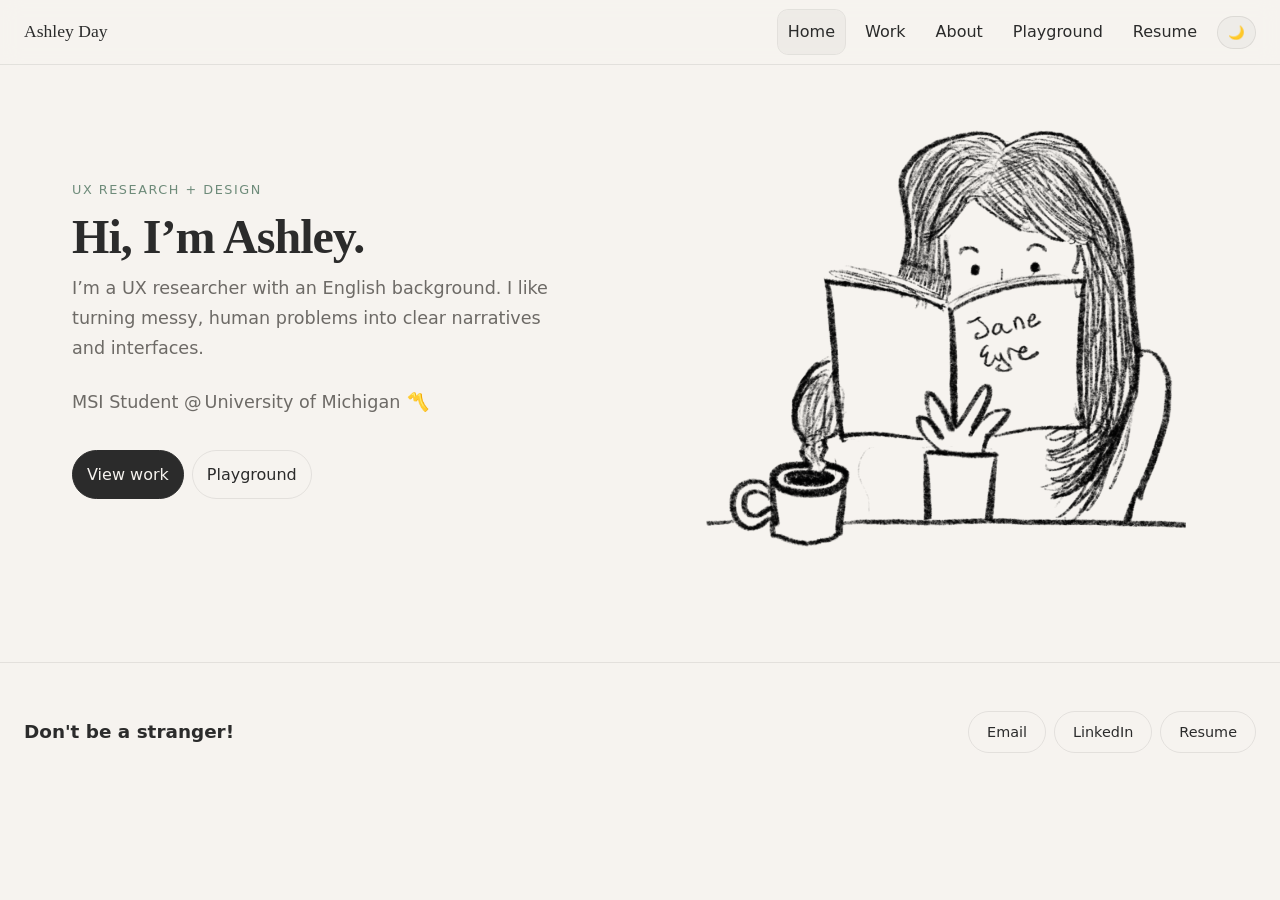
<file: index.html>
<!doctype html>
<html lang="en" data-theme="light">

<head>
    <meta charset="utf-8" />
    <meta name="viewport" content="width=device-width, initial-scale=1" />
    <title>Home</title>
    <link rel="icon" type="image/png" href="images/ui/favicon.png" />
    <link rel="stylesheet" href="styles.css" />
</head>

<body class="page-transition">
    <a class="skip-link" href="#main">Skip to content</a>

    <header class="site-header">
        <nav class="nav container" aria-label="Primary">
            <a class="brand" href="index.html">Ashley Day</a>
            <button class="hamburger" aria-label="Toggle menu" aria-expanded="false">
                <span></span><span></span><span></span>
            </button>
            <div class="nav-links">
                <a class="active" href="index.html">Home</a>
                <a href="projects/work.html">Work</a>
                <a href="about.html">About</a>
                <a href="playground.html">Playground</a>
                <a href="Ashley Day Resume.pdf" target="_blank">Resume</a>

                <button class="theme-toggle" type="button" aria-label="Toggle dark mode">
                    <span class="theme-toggle__icon" aria-hidden="true">🌙</span>
                </button>
            </div>
        </nav>
    </header>

    <main id="main" class="container">
        <section class="about-hero">
            <div class="hero-inner">
                <div class="hero-text">
                    <p class="kicker">UX Research + Design</p>

                    <h1>Hi, I’m Ashley.</h1>

                    <p class="lede">
                        I’m a UX researcher with an English background. I like turning messy,
                        human problems into clear narratives and interfaces.
                    </p>
                    <p class="lede">
                        MSI Student @<a class="univ-link"
                            href="https://www.si.umich.edu/programs/master-science-information"
                            target="_blank">University of Michigan</a><span class="univ-emoji">〽️</span>
                    </p>
                    <div class="cta-row">
                        <a class="button" href="projects/work.html">View work</a>
                        <a class="button button-ghost" href="playground.html">Playground</a>
                    </div>
                </div>
                <div class="hero-photo">
                    <img src="images/me.png" alt="Ashley Day" />
                </div>
            </div>
        </section>


    </main>

    <footer class="site-footer">
        <div class="container footer-inner">
            <div class="footer-cta">
                <p class="muted">Don't be a stranger!</p>
            </div>
            <div class="footer-links footer-links--styled">
                <a href="mailto:ashhday@umich.edu">Email</a>
                <a href="https://www.linkedin.com/in/ashleyhday/" target="_blank">LinkedIn</a>
                <a href="Ashley Day Resume.pdf" target="_blank">Resume</a>
            </div>
        </div>
    </footer>

    <script src="script.js"></script>
</body>

</html>
</file>
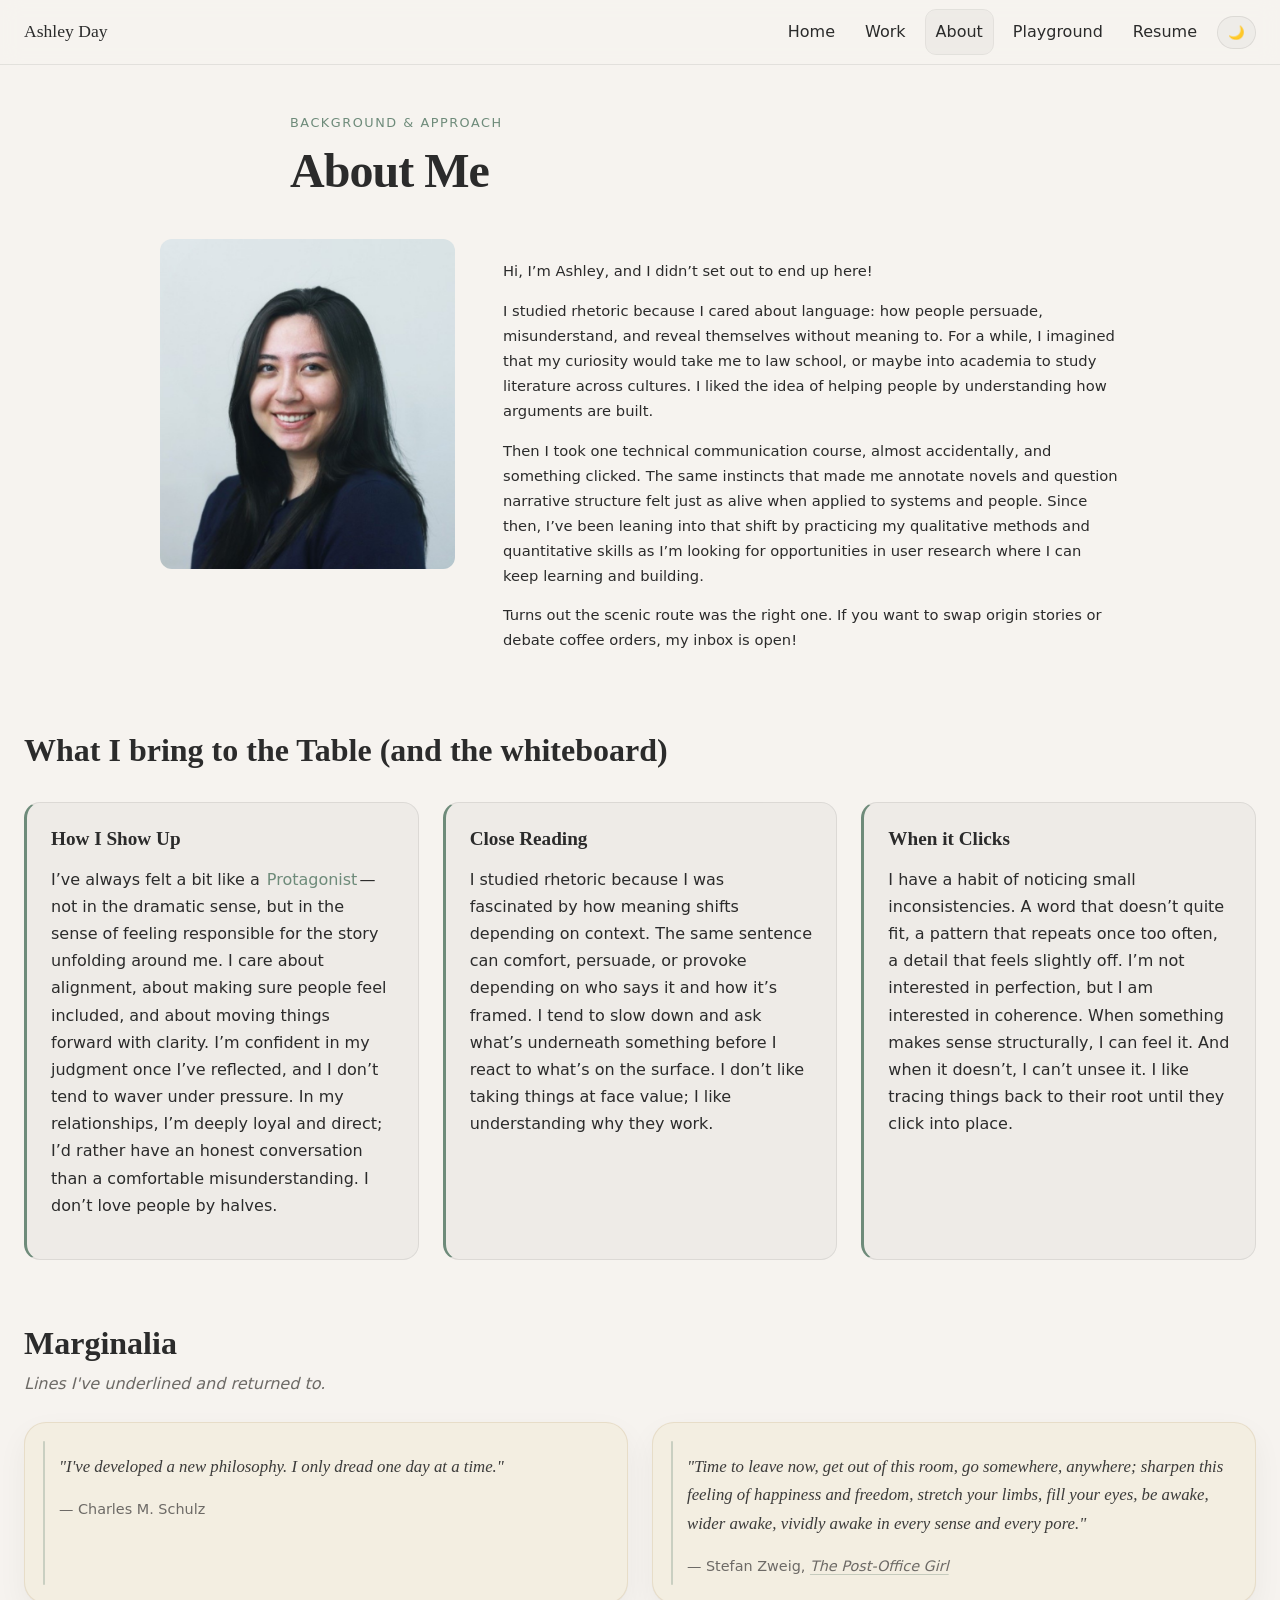
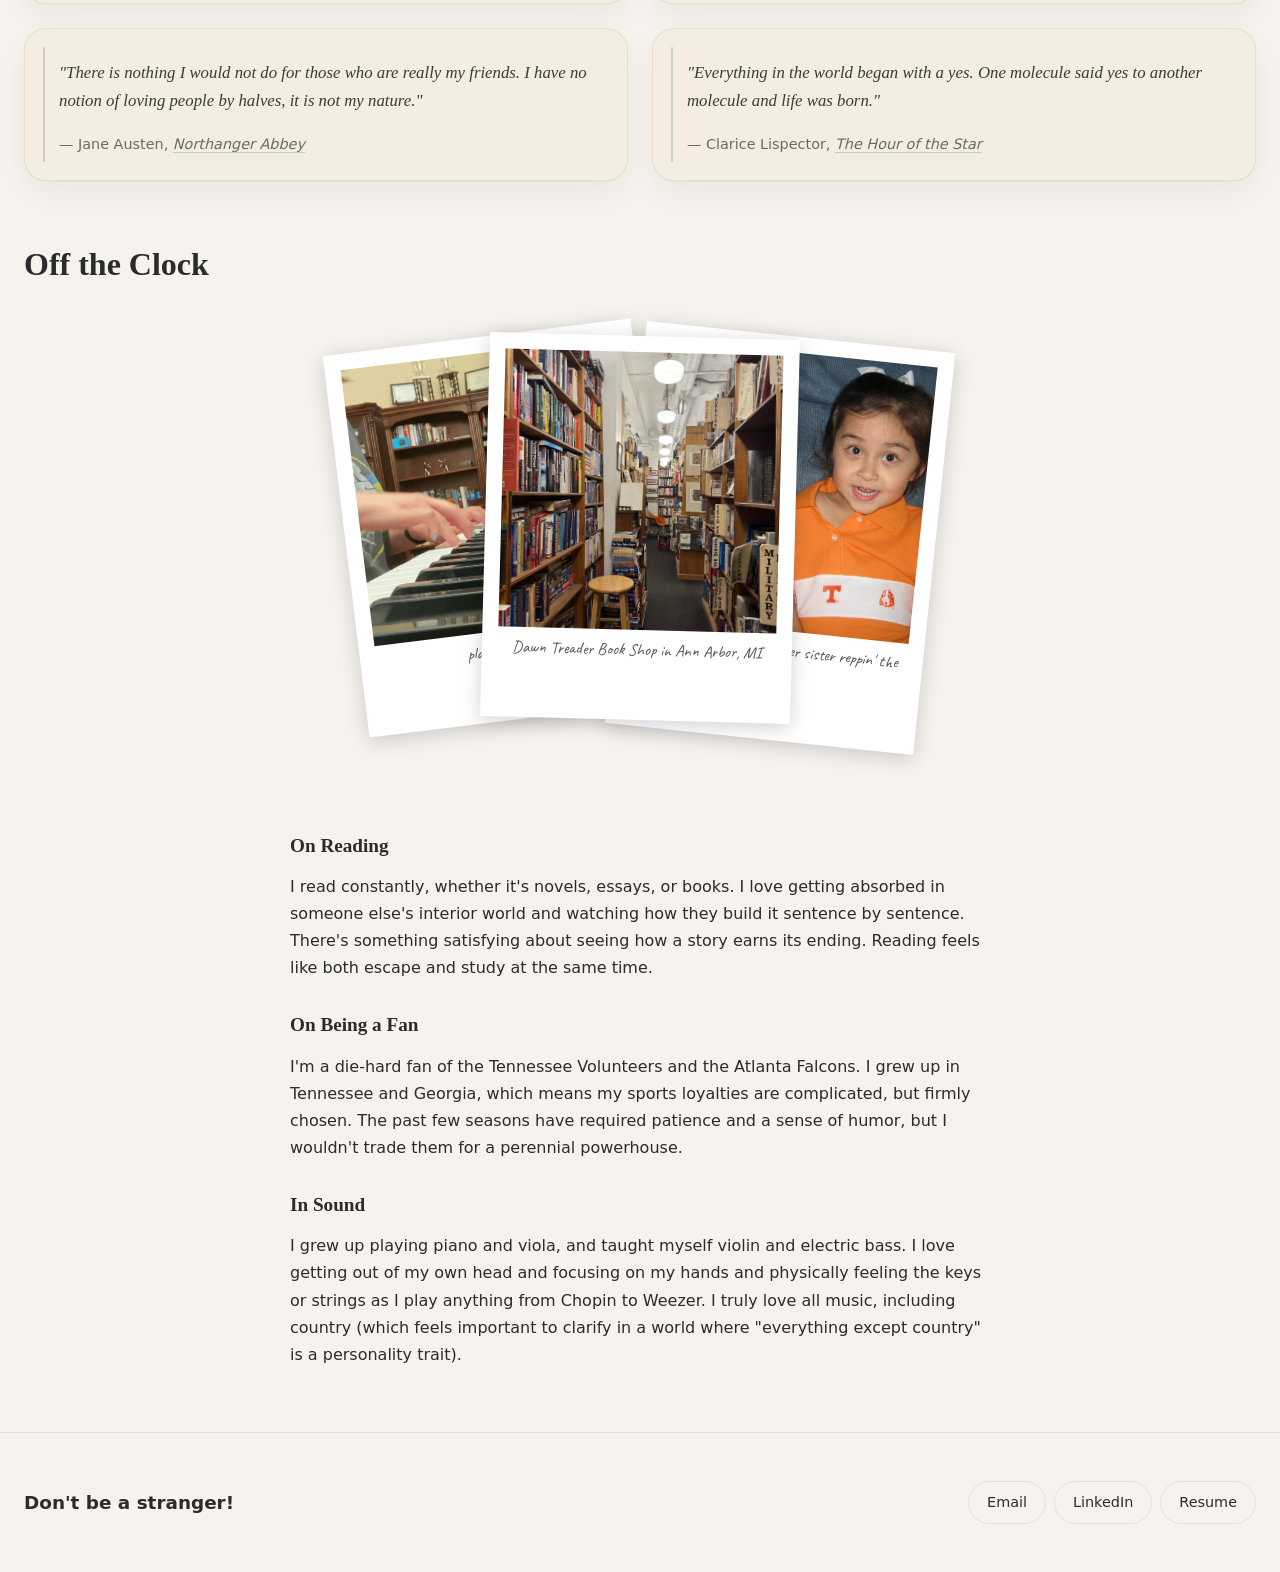
<file: about.html>
<!doctype html>
<html lang="en" data-theme="light">

<head>
  <meta charset="utf-8" />
  <meta name="viewport" content="width=device-width, initial-scale=1" />
  <title>About Me</title>
  <link rel="preconnect" href="https://fonts.googleapis.com" />
  <link rel="preconnect" href="https://fonts.gstatic.com" crossorigin />
  <link href="https://fonts.googleapis.com/css2?family=Caveat:wght@400;500&display=swap" rel="stylesheet" />
  <link rel="icon" type="image/png" href="images/ui/favicon.png" />
  <link rel="stylesheet" href="styles.css" />
</head>

<body class="page-transition">
  <a class="skip-link" href="#main">Skip to content</a>

  <header class="site-header">
    <nav class="nav container" aria-label="Primary">
      <a class="brand" href="index.html">Ashley Day</a>
      <button class="hamburger" aria-label="Toggle menu" aria-expanded="false">
        <span></span><span></span><span></span>
      </button>
      <div class="nav-links">
        <a href="index.html">Home</a>
        <a href="projects/work.html">Work</a>
        <a class="active" href="about.html">About</a>
        <a href="playground.html">Playground</a>
        <a href="Ashley Day Resume.pdf" target="_blank">Resume</a>
        <button class="theme-toggle" type="button" aria-label="Toggle dark mode">
          <span class="theme-toggle__icon" aria-hidden="true">🌙</span>
        </button>
      </div>
    </nav>
  </header>

  <main id="main" class="container">
    <header class="page-header reading">
      <p class="kicker">Background & approach</p>
      <h1>About Me</h1>
    </header>

    <section class="about-intro">
      <img class="about-photo" src="images/about/aboutme.jpeg" alt="Ashley Day" />

      <div class="about-bio">
        <p>
          Hi, I’m Ashley, and I didn’t set out to end up here!
        </p>

        <p>
          I studied rhetoric because I cared about language: how people persuade, misunderstand, and reveal themselves
          without meaning to. For a
          while, I imagined that my curiosity would take me to law school, or maybe into academia to study literature
          across cultures. I liked the idea of helping people by understanding how arguments are built.
        </p>

        <p>
          Then I took one technical communication course, almost accidentally, and something clicked. The same instincts
          that made me annotate novels and question narrative structure felt just as alive when applied to systems and
          people.
          Since then, I’ve been leaning into that shift by practicing my qualitative methods and
          quantitative skills as I’m looking for opportunities in user research where I can keep learning and building.

        </p>
        <p>
          Turns out the scenic route was the right one. If you want to swap origin stories or debate coffee orders, my
          inbox is open!
        </p>
      </div>
    </section>

    <section class="section">
      <h2>What I bring to the Table (and the whiteboard)</h2>

      <div class="cards">
        <article class="card">
          <h3>How I Show Up</h3>
          <p>I’ve always felt a bit like a <a class="tooltip-link"
              href="https://www.16personalities.com/enfj-personality" target="_blank" rel="noopener"
              data-tooltip="ENFJ — The Protagonist">Protagonist</a>—not in the dramatic sense, but in the sense of
            feeling
            responsible for the story unfolding around me. I care about alignment, about making sure people feel
            included, and about moving things forward with clarity. I’m confident in my judgment once I’ve reflected,
            and I don’t tend to waver under pressure. In my relationships, I’m deeply loyal and direct; I’d rather have
            an honest conversation than a comfortable misunderstanding. I don’t love people by halves.
          </p>
        </article>

        <article class="card">
          <h3>Close Reading</h3>
          <p>I studied rhetoric because I was fascinated by how meaning shifts depending on context. The same sentence
            can comfort, persuade, or provoke depending on who says it and how it’s framed. I tend to slow down and ask
            what’s underneath something before I react to what’s on the surface. I don’t like taking things at face
            value; I like understanding why they work.</p>
        </article>

        <article class="card">
          <h3>When it Clicks</h3>
          <p>I have a habit of noticing small inconsistencies. A word that doesn’t quite fit, a pattern that repeats
            once too often, a detail that feels slightly off. I’m not interested in perfection, but I am interested in
            coherence. When something makes sense structurally, I can feel it. And when it doesn’t, I can’t unsee it. I
            like tracing things back to their root until they click into place.
          </p>
        </article>
      </div>
    </section>

    <section class="section">
      <h2>Marginalia</h2>
      <h4>Lines I've underlined and returned to.</h4>

      <div class="quote-grid">
        <blockquote class="quote card" tabindex="0">
          <p>"I've developed a new philosophy. I only dread one day at a time."</p>
          <cite>— Charles M. Schulz</cite>
        </blockquote>

        <blockquote class="quote card" tabindex="0">
          <p>"Time to leave now, get out of this room, go somewhere, anywhere; sharpen this feeling of happiness and
            freedom, stretch your limbs, fill your eyes, be awake, wider awake, vividly awake in every sense and every
            pore."</p>
          <cite>— Stefan Zweig, <em>The Post-Office Girl</em></cite>
        </blockquote>

        <blockquote class="quote card" tabindex="0">
          <p>"There is nothing I would not do for those who are really my friends. I have no notion of loving people by
            halves, it is not my nature."</p>
          <cite>— Jane Austen, <em>Northanger Abbey</em></cite>
        </blockquote>

        <blockquote class="quote card" tabindex="0">
          <p>"Everything in the world began with a yes. One molecule said yes to another molecule and life was born."
          </p>
          <cite>— Clarice Lispector, <em>The Hour of the Star</em></cite>
        </blockquote>
      </div>
    </section>

    <section class="section">
      <h2>Off the Clock</h2>

      <div class="polaroid-stack">
        <div class="polaroid" data-slot="left" tabindex="0" role="button" aria-label="View photo">
          <img src="images/about/piano.GIF" alt="Playing the piano" />
          <p class="polaroid-caption">playing the piano</p>
        </div>
        <div class="polaroid" data-slot="center">
          <img src="images/about/bookstore.jpg" alt="Bookstore" />
          <p class="polaroid-caption">Dawn Treader Book Shop in Ann Arbor, MI</p>
        </div>
        <div class="polaroid" data-slot="right" tabindex="0" role="button" aria-label="View photo">
          <img src="images/about/go vols.jpg" alt="Baby Ashley and sister in Vols gear" />
          <p class="polaroid-caption">Baby Ashley and my younger sister reppin' the Vols</p>
        </div>
      </div>

      <div class="reading">
        <h3>On Reading</h3>
        <p>I read constantly, whether it's novels, essays, or books. I love getting
          absorbed in someone else's interior world and watching how they build it sentence by sentence. There's
          something
          satisfying about seeing how a story earns its ending. Reading feels like both escape and study at the same
          time.</p>

        <h3>On Being a Fan</h3>
        <p>I'm a die-hard fan of the Tennessee Volunteers and the Atlanta Falcons. I grew up in Tennessee and Georgia,
          which means my sports loyalties are complicated, but firmly chosen. The past few seasons have required
          patience
          and a sense of humor, but I wouldn't trade them for a perennial powerhouse.</p>

        <h3>In Sound</h3>
        <p>I grew up playing piano and viola, and taught myself violin and electric bass. I love getting out of my own
          head and focusing on my hands and physically feeling the keys or strings as I play anything from Chopin to
          Weezer. I truly love all music, including country (which feels important to clarify in a world where
          "everything
          except country" is a personality trait).</p>
      </div>
    </section>


  </main>

  <footer class="site-footer">
    <div class="container footer-inner">
      <div class="footer-cta">
        <p class="muted">Don't be a stranger!</p>
      </div>
      <div class="footer-links footer-links--styled">
        <a href="mailto:ashhday@umich.edu">Email</a>
        <a href="https://www.linkedin.com/in/ashleyhday/" target="_blank">LinkedIn</a>
        <a href="Ashley Day Resume.pdf" target="_blank">Resume</a>
      </div>
    </div>
  </footer>

  <script src="script.js"></script>
</body>

</html>
</file>
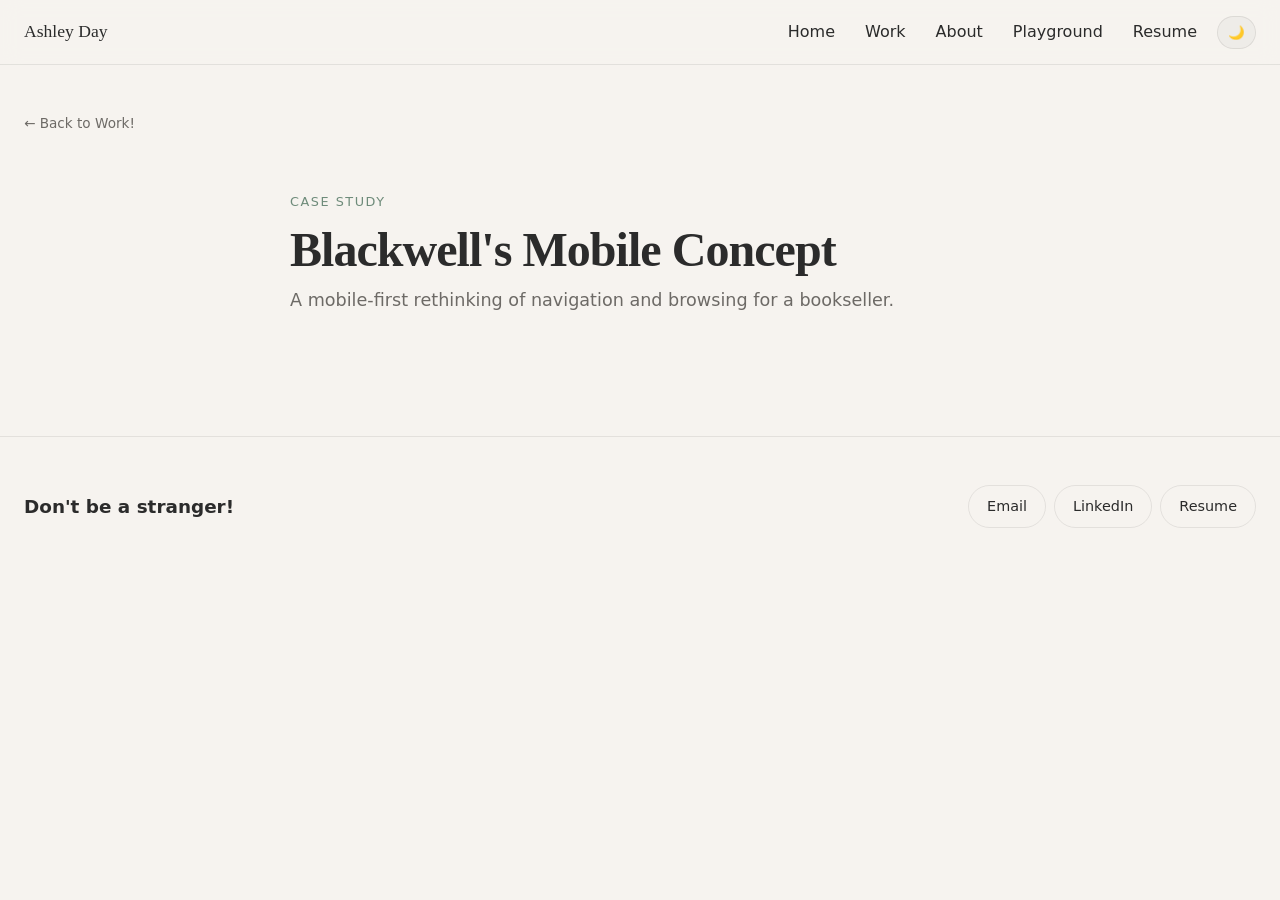
<file: projects/blackwells.html>
<!doctype html>
<html lang="en" data-theme="light">

<head>
  <meta charset="utf-8" />
  <meta name="viewport" content="width=device-width, initial-scale=1" />
  <title>Blackwell's Mobile Concept — Ashley Day</title>
  <link rel="icon" type="image/png" href="../images/ui/favicon.png" />
  <link rel="stylesheet" href="../styles.css" />
</head>

<body class="page-transition">
  <a class="skip-link" href="#main">Skip to content</a>

  <header class="site-header">
    <nav class="nav container" aria-label="Primary">
      <a class="brand" href="../index.html">Ashley Day</a>
      <button class="hamburger" aria-label="Toggle menu" aria-expanded="false">
        <span></span><span></span><span></span>
      </button>
      <div class="nav-links">
        <a href="../index.html">Home</a>
        <a href="work.html">Work</a>
        <a href="../about.html">About</a>
        <a href="../playground.html">Playground</a>
        <a href="../Ashley Day Resume.pdf" target="_blank">Resume</a>
        <button class="theme-toggle" type="button" aria-label="Toggle dark mode">
          <span class="theme-toggle__icon" aria-hidden="true">🌙</span>
        </button>
      </div>
    </nav>
  </header>

  <main id="main" class="container">
    <a class="back-link" href="work.html">&#8592; Back to Work!</a>
    <header class="page-header reading">
      <p class="kicker">Case Study</p>
      <h1>Blackwell's Mobile Concept</h1>
      <p class="lede">A mobile-first rethinking of navigation and browsing for a bookseller.</p>
    </header>
  </main>

  <footer class="site-footer">
    <div class="container footer-inner">
      <div class="footer-cta">
        <p class="muted">Don't be a stranger!</p>
      </div>
      <div class="footer-links footer-links--styled">
        <a href="mailto:ashhday@umich.edu">Email</a>
        <a href="https://www.linkedin.com/in/ashleyhday/" target="_blank">LinkedIn</a>
        <a href="../Ashley Day Resume.pdf" target="_blank">Resume</a>
      </div>
    </div>
  </footer>

  <script src="../script.js"></script>
</body>

</html>
</file>
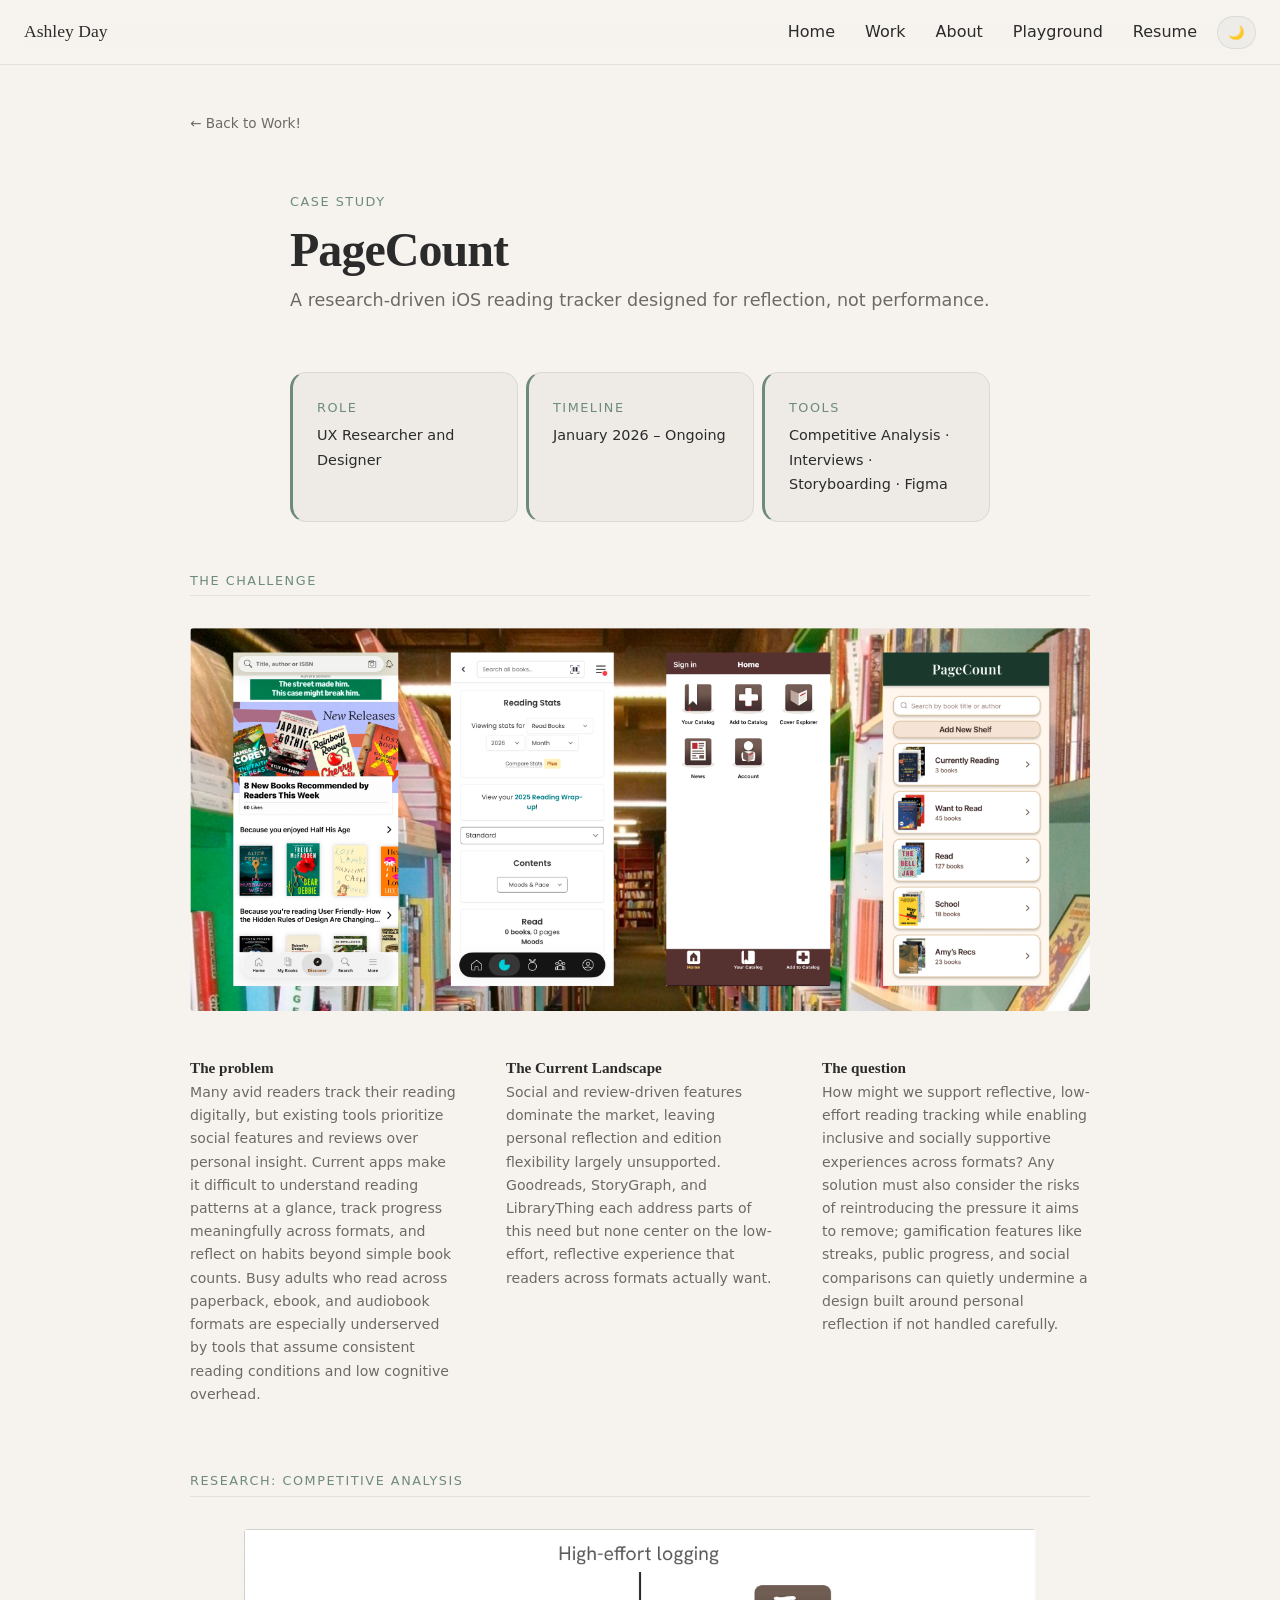
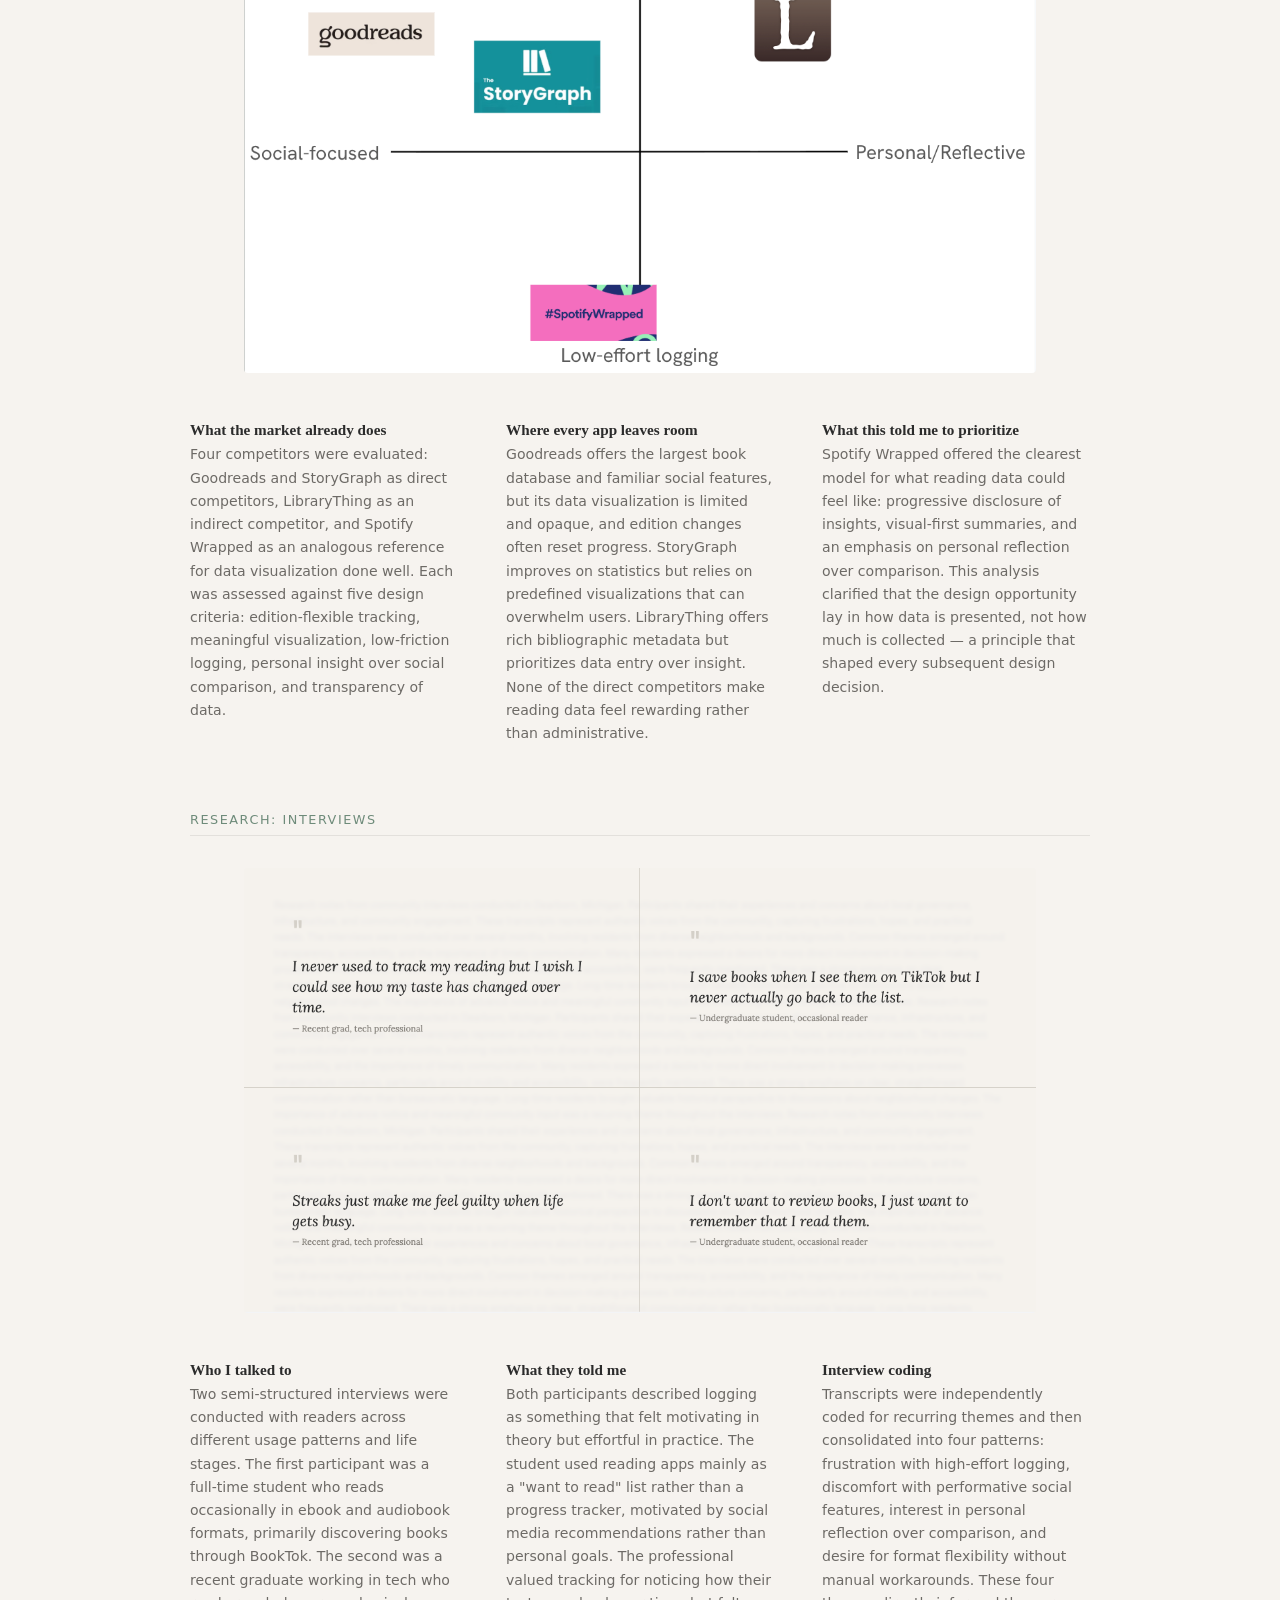
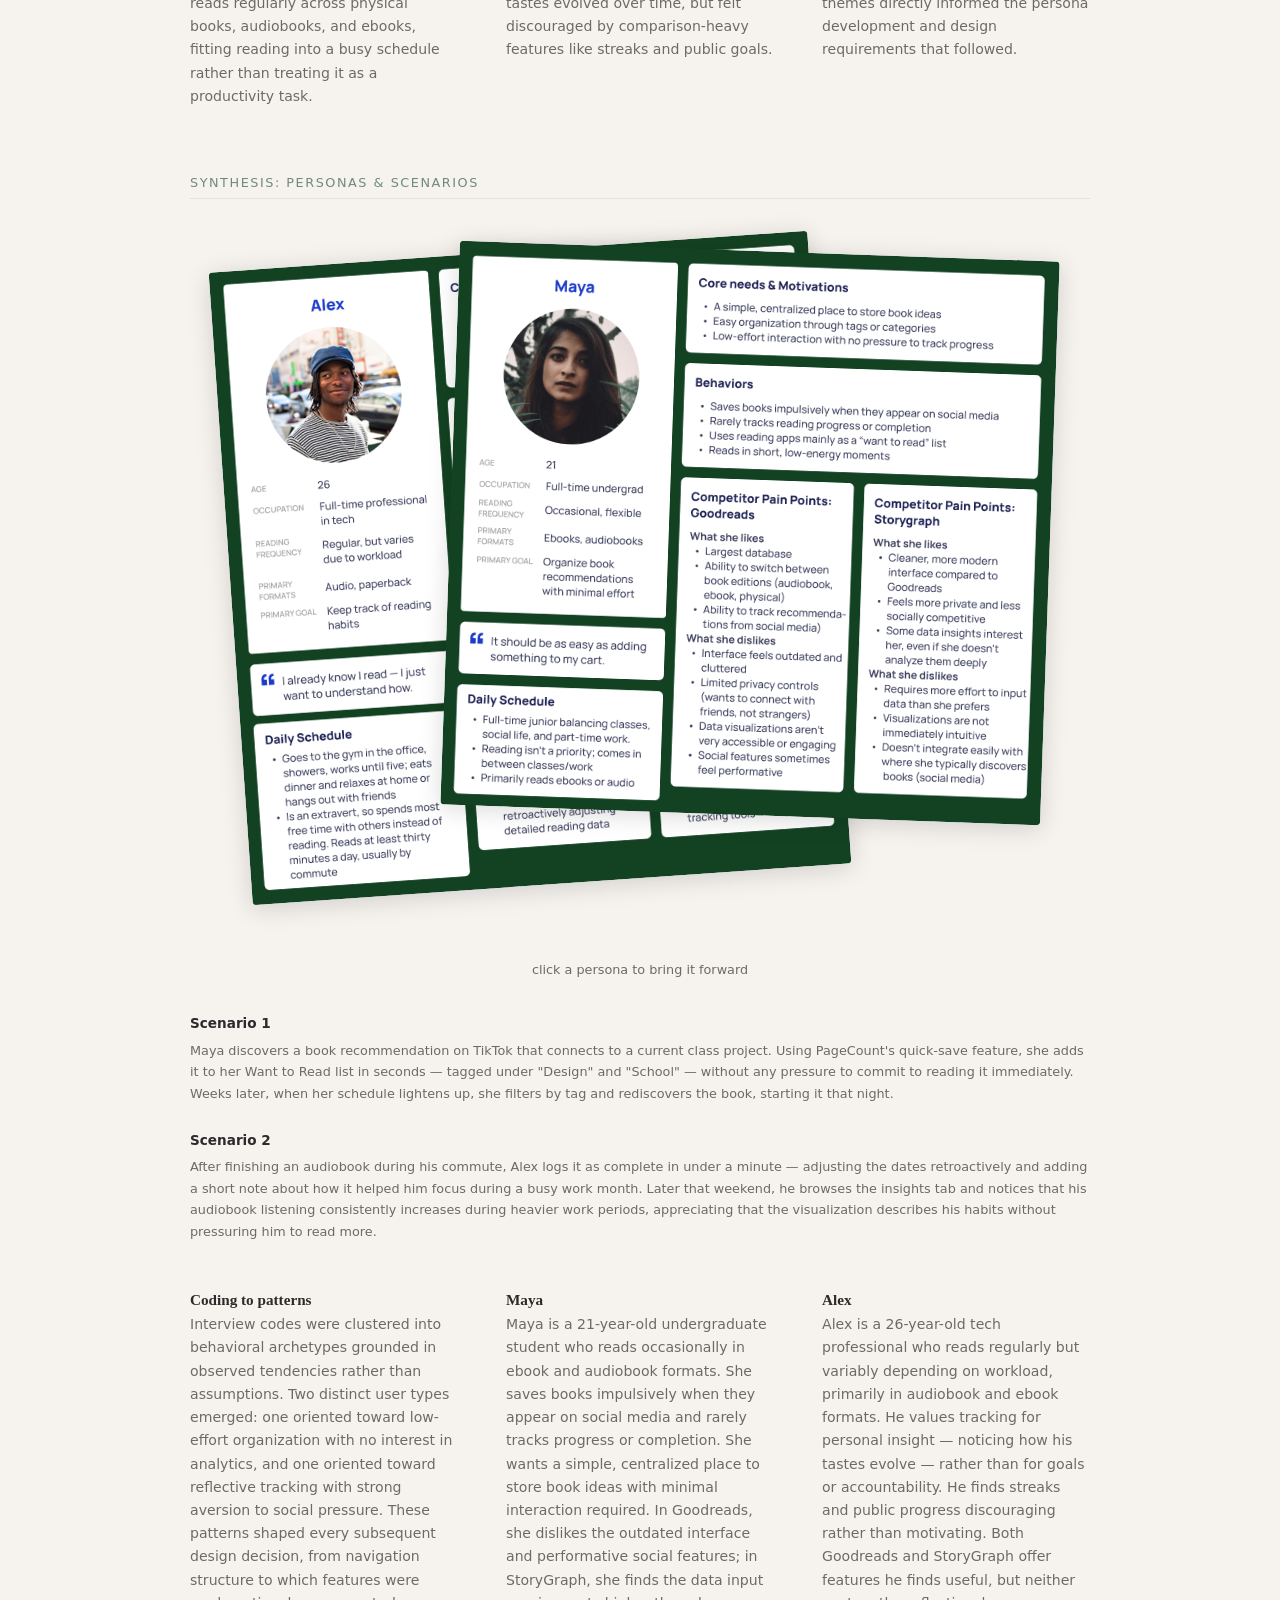
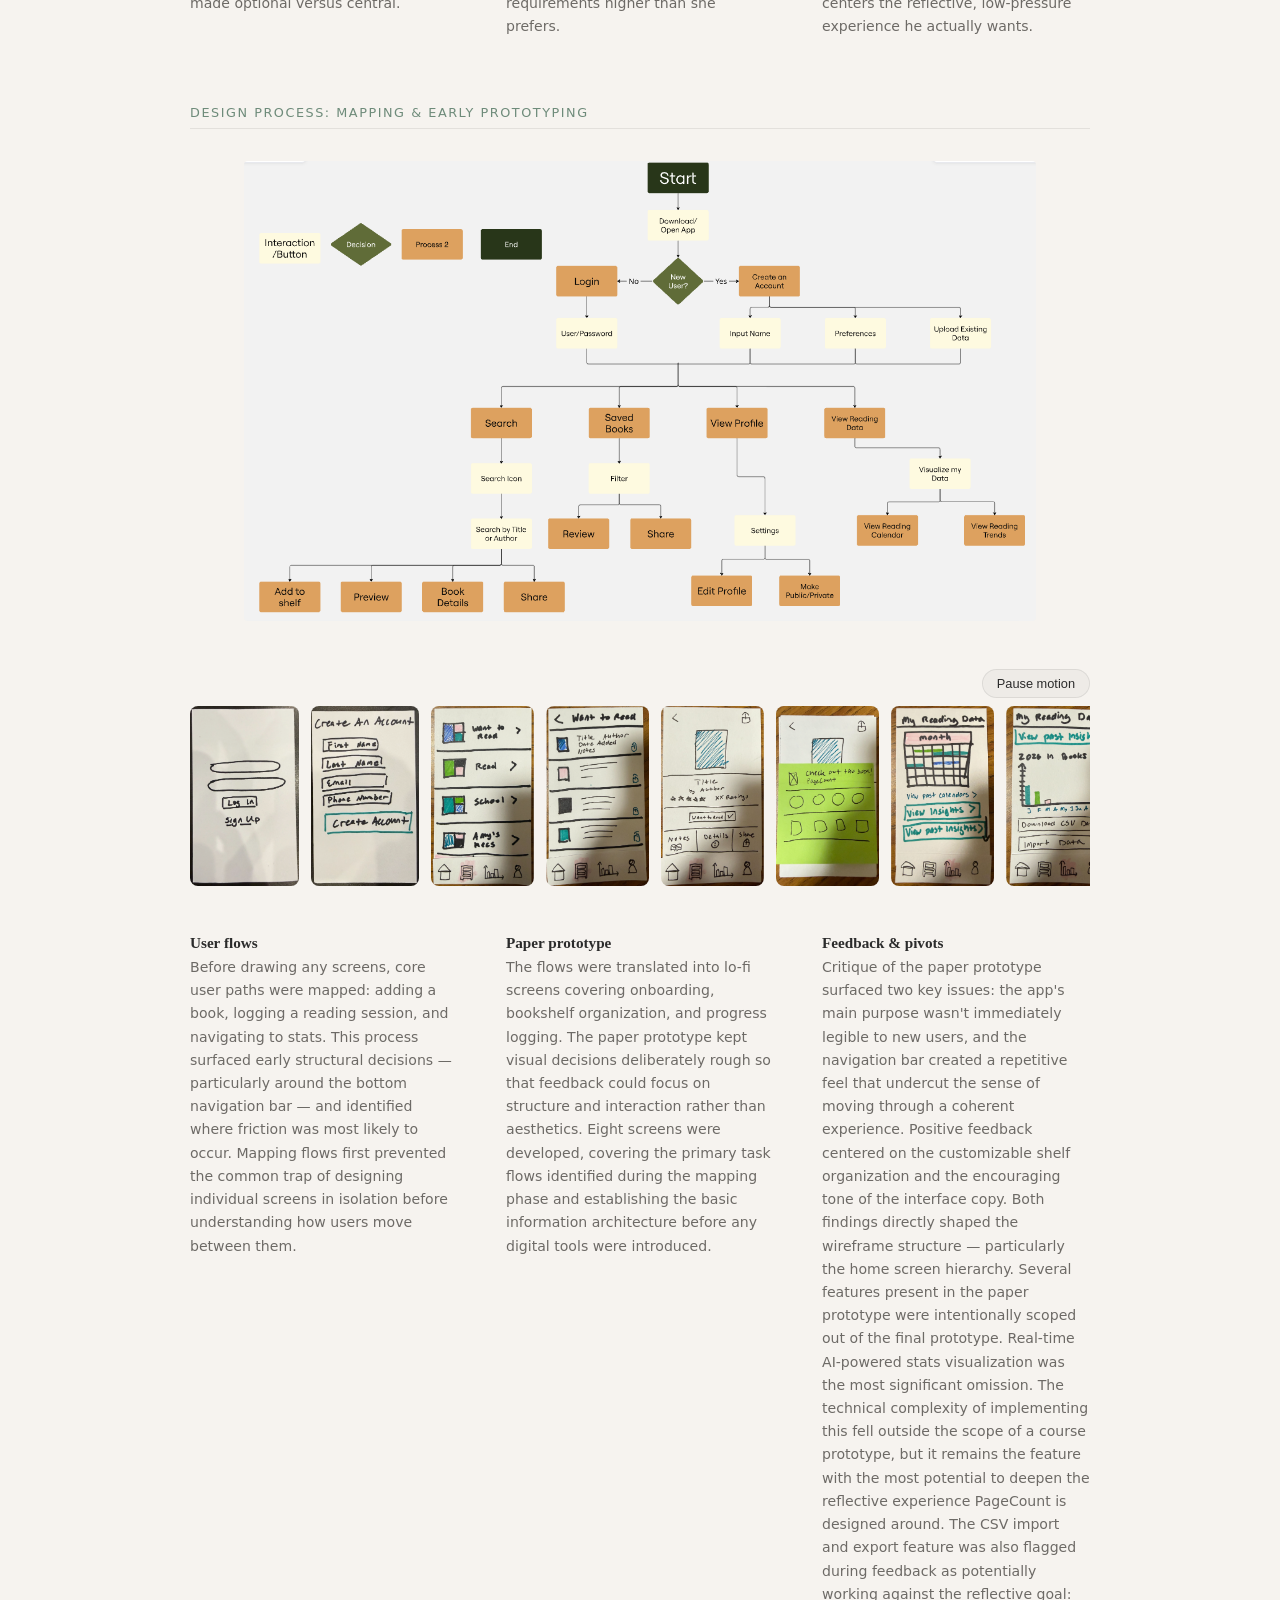
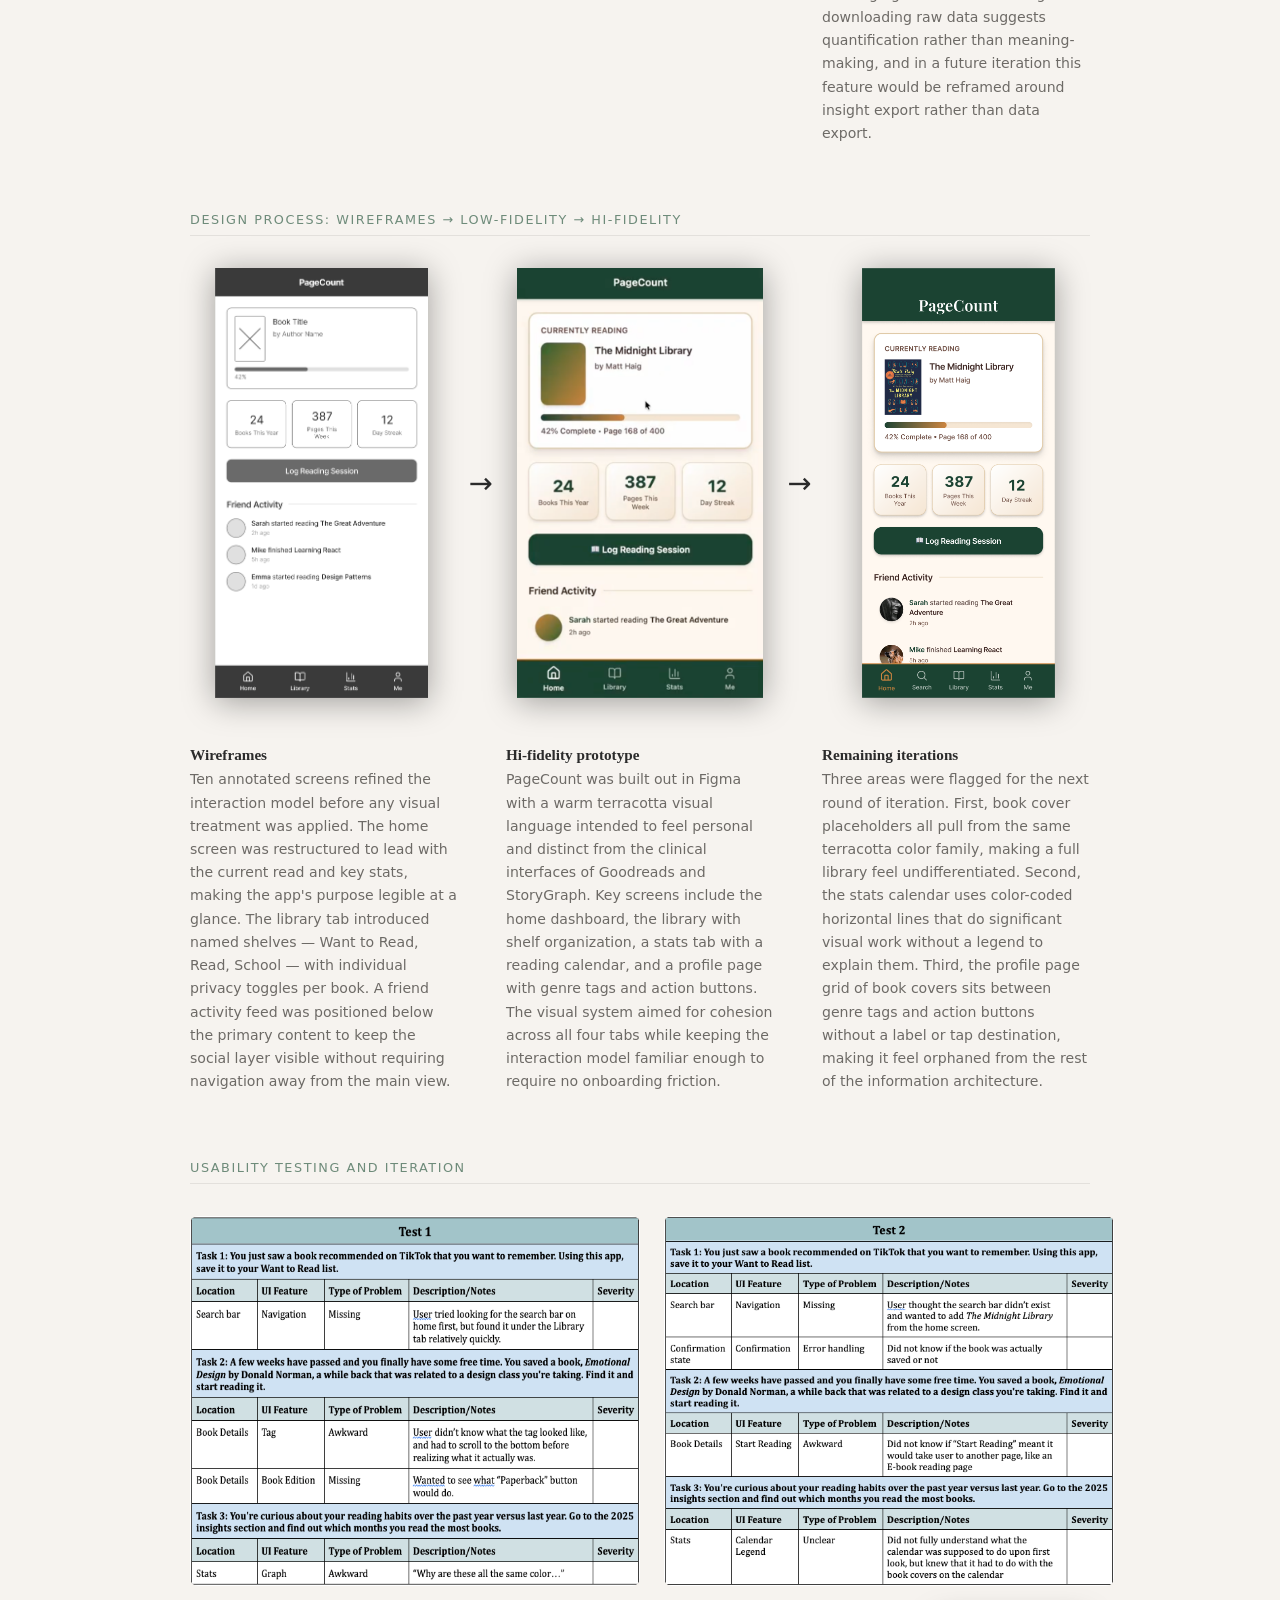
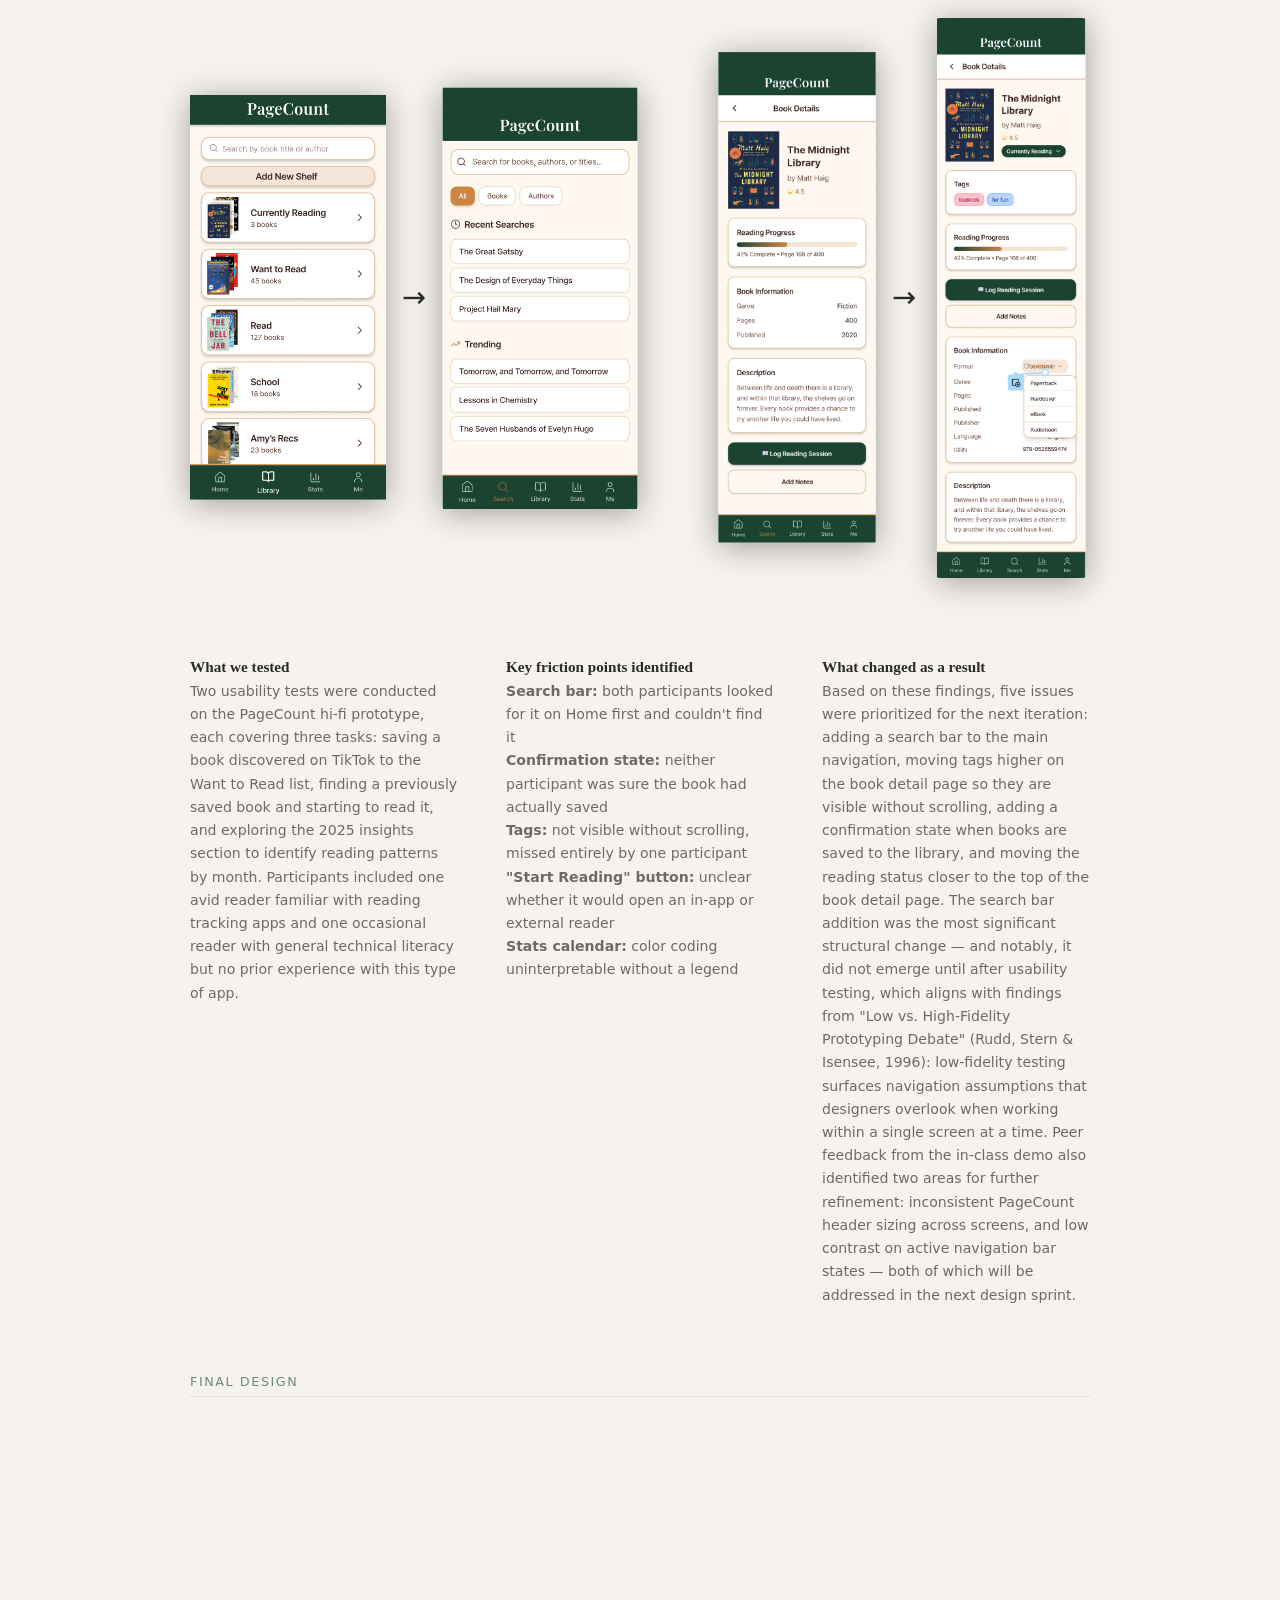
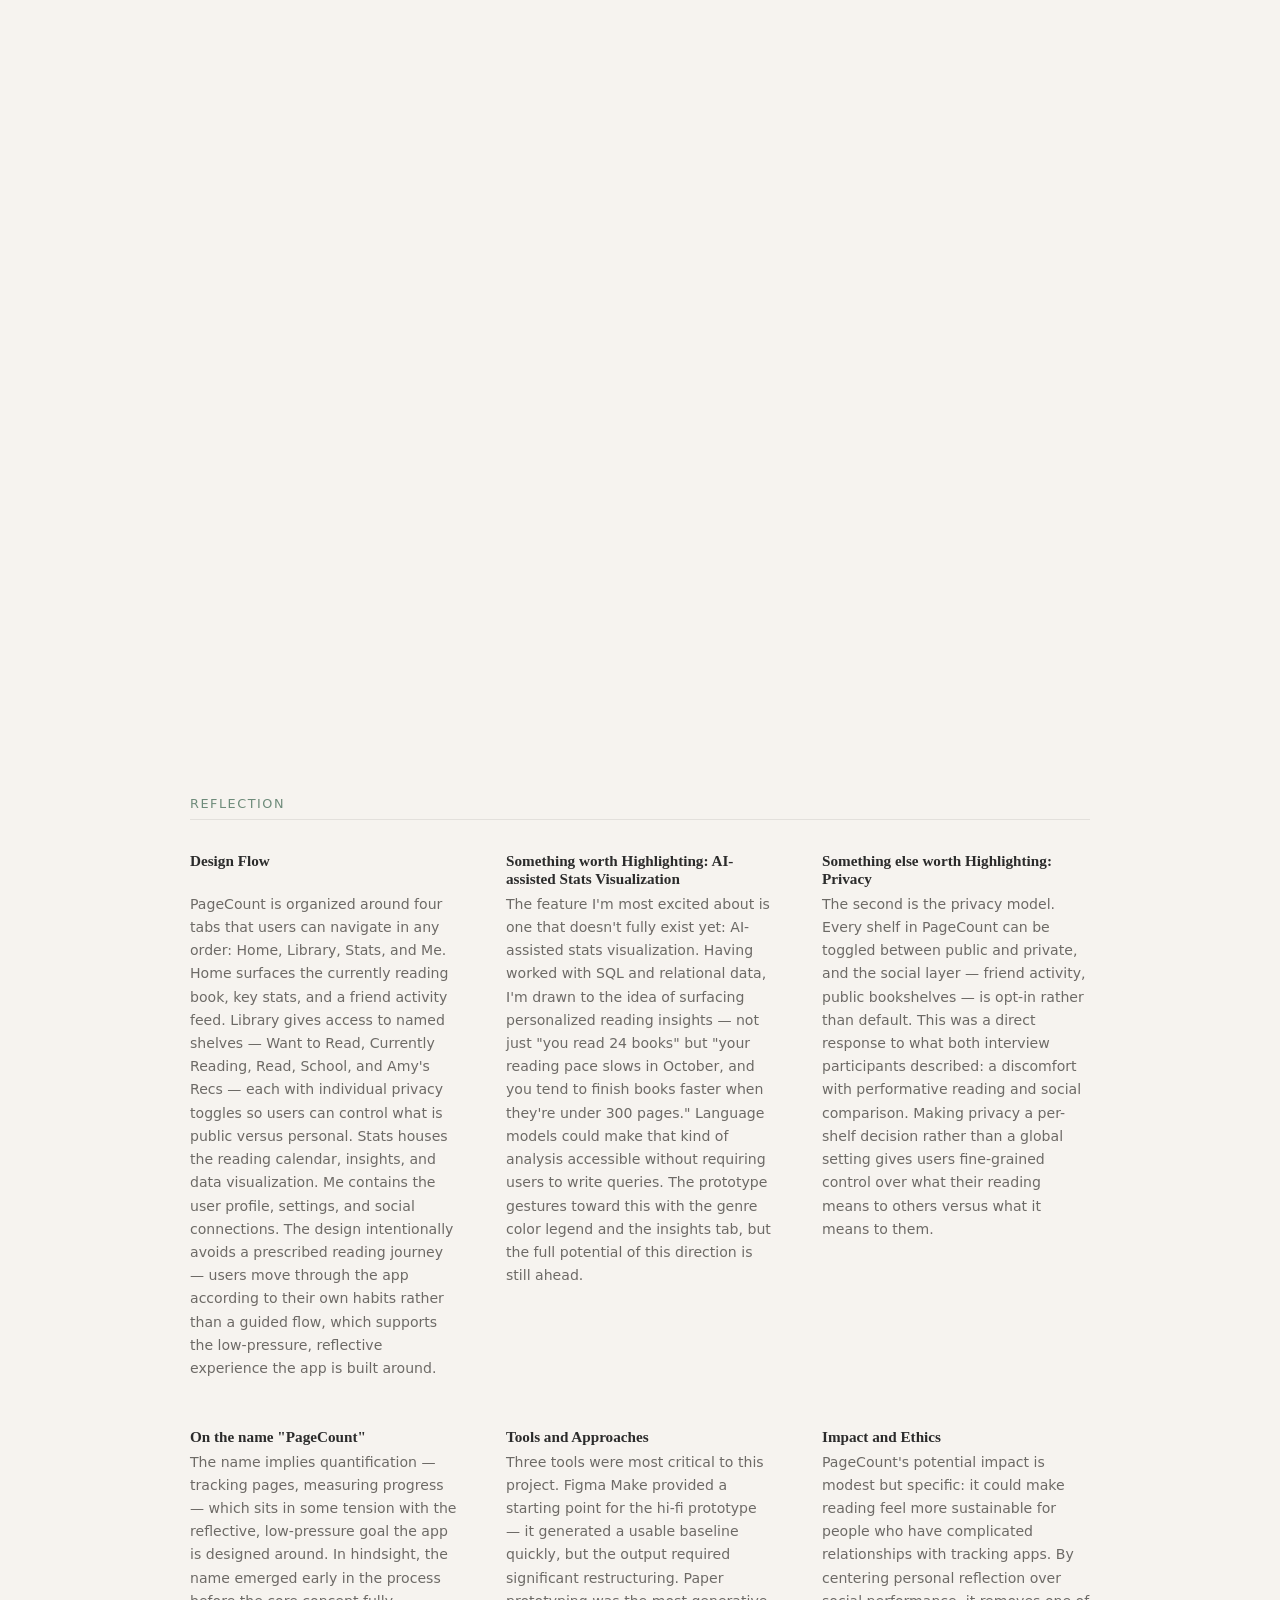
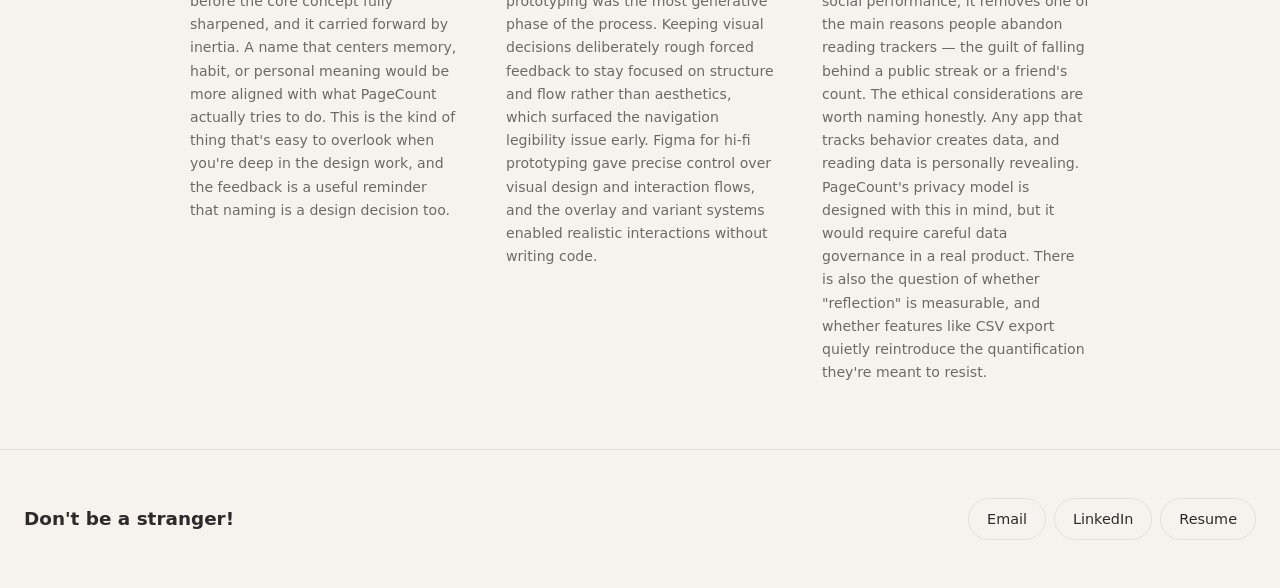
<file: projects/pagecount.html>
<!doctype html>
<html lang="en" data-theme="light">

<head>
  <meta charset="utf-8" />
  <meta name="viewport" content="width=device-width, initial-scale=1" />
  <title>PageCount — Ashley Day</title>
  <link rel="icon" type="image/png" href="../images/ui/favicon.png" />
  <link rel="stylesheet" href="../styles.css" />
</head>

<body class="page-transition">
  <a class="skip-link" href="#main">Skip to content</a>

  <header class="site-header">
    <nav class="nav container" aria-label="Primary">
      <a class="brand" href="../index.html">Ashley Day</a>
      <button class="hamburger" aria-label="Toggle menu" aria-expanded="false">
        <span></span><span></span><span></span>
      </button>
      <div class="nav-links">
        <a href="../index.html">Home</a>
        <a href="work.html">Work</a>
        <a href="../about.html">About</a>
        <a href="../playground.html">Playground</a>
        <a href="../Ashley Day Resume.pdf" target="_blank">Resume</a>
        <button class="theme-toggle" type="button" aria-label="Toggle dark mode">
          <span class="theme-toggle__icon" aria-hidden="true">🌙</span>
        </button>
      </div>
    </nav>
  </header>

  <main id="main" class="container">
    <div style="max-width: 900px; margin-inline: auto;">
      <a class="back-link" href="work.html">&#8592; Back to Work!</a>
      <header class="page-header reading">
        <p class="kicker">Case Study</p>
        <h1>PageCount</h1>
        <p class="lede">A research-driven iOS reading tracker designed for reflection, not performance.</p>
      </header>

      <div class="reading">
        <div class="case-meta">
          <div class="card">
            <p class="kicker" style="margin-bottom: 4px;">Role</p>
            <p style="margin: 0; font-size: 0.9rem;">UX Researcher and Designer</p>
          </div>
          <div class="card">
            <p class="kicker" style="margin-bottom: 4px;">Timeline</p>
            <p style="margin: 0; font-size: 0.9rem;">January 2026 – Ongoing</p>
          </div>
          <div class="card">
            <p class="kicker" style="margin-bottom: 4px;">Tools</p>
            <p style="margin: 0; font-size: 0.9rem;">Competitive Analysis · Interviews · Storyboarding · Figma</p>
          </div>
        </div>
      </div>

      <section class="case-section">
        <p class="kicker case-section__label">The challenge</p>
        <img src="../images/work/pagecount/challenge.png" alt="The challenge" class="case-img" style="width: 100%;" />
        <div class="case-grid">
          <div>
            <h3>The problem</h3>
            <p>Many avid readers track their reading digitally, but existing tools prioritize social features and
              reviews over personal insight. Current apps make it difficult to understand reading patterns at a glance,
              track progress meaningfully across formats, and reflect on habits beyond simple book counts. Busy adults
              who read across paperback, ebook, and audiobook formats are especially underserved by tools that assume
              consistent reading conditions and low cognitive overhead.</p>
          </div>
          <div>
            <h3>The Current Landscape</h3>
            <p>Social and review-driven features dominate the market, leaving personal reflection and edition
              flexibility largely unsupported. Goodreads, StoryGraph, and LibraryThing each address parts of this need
              but none center on the low-effort, reflective experience that readers across formats actually want.</p>
          </div>
          <div>
            <h3>The question</h3>
            <p>How might we support reflective, low-effort reading tracking while enabling inclusive and socially
              supportive experiences across formats? Any solution must also consider the risks of reintroducing the
              pressure it aims to remove; gamification features like streaks, public progress, and social comparisons
              can quietly undermine a design built around personal reflection if not handled carefully.</p>
          </div>
        </div>
      </section>

      <section class="case-section">
        <p class="kicker case-section__label">Research: Competitive Analysis</p>
        <img src="../images/work/pagecount/comparativeeval.png" alt="Competitive evaluation" class="case-img" />
        <div class="case-grid">
          <div>
            <h3>What the market already does</h3>
            <p>Four competitors were evaluated: Goodreads and StoryGraph as direct competitors, LibraryThing as an
              indirect competitor, and Spotify Wrapped as an analogous reference for data visualization done well. Each
              was assessed against five design criteria: edition-flexible tracking, meaningful visualization,
              low-friction logging, personal insight over social comparison, and transparency of data.</p>
          </div>
          <div>
            <h3>Where every app leaves room</h3>
            <p>Goodreads offers the largest book database and familiar social features, but its data visualization is
              limited and opaque, and edition changes often reset progress. StoryGraph improves on statistics but relies
              on predefined visualizations that can overwhelm users. LibraryThing offers rich bibliographic metadata but
              prioritizes data entry over insight. None of the direct competitors make reading data feel rewarding
              rather than administrative.</p>
          </div>
          <div>
            <h3>What this told me to prioritize</h3>
            <p>Spotify Wrapped offered the clearest model for what reading data could feel like: progressive disclosure
              of insights, visual-first summaries, and an emphasis on personal reflection over comparison. This analysis
              clarified that the design opportunity lay in how data is presented, not how much is collected — a
              principle that shaped every subsequent design decision.</p>
          </div>
        </div>
      </section>

      <section class="case-section">
        <p class="kicker case-section__label">Research: Interviews</p>
        <img src="../images/work/pagecount/quotes.png" alt="Interview quotes" class="case-img" />
        <div class="case-grid">
          <div>
            <h3>Who I talked to</h3>
            <p>Two semi-structured interviews were conducted with readers across different usage patterns and life
              stages. The first participant was a full-time student who reads occasionally in ebook and audiobook
              formats, primarily discovering books through BookTok. The second was a recent graduate working in tech who
              reads regularly across physical books, audiobooks, and ebooks, fitting reading into a busy schedule rather
              than treating it as a productivity task.</p>
          </div>
          <div>
            <h3>What they told me</h3>
            <p>Both participants described logging as something that felt motivating in theory but effortful in
              practice. The student used reading apps mainly as a "want to read" list rather than a progress tracker,
              motivated by social media recommendations rather than personal goals. The professional valued tracking for
              noticing how their tastes evolved over time, but felt discouraged by comparison-heavy features like
              streaks and public goals.</p>
          </div>
          <div>
            <h3>Interview coding</h3>
            <p>Transcripts were independently coded for recurring themes and then consolidated into four patterns:
              frustration with high-effort logging, discomfort with performative social features, interest in personal
              reflection over comparison, and desire for format flexibility without manual workarounds. These four
              themes directly informed the persona development and design requirements that followed.</p>
          </div>
        </div>
      </section>

      <section class="case-section">
        <p class="kicker case-section__label">Synthesis: Personas &amp; Scenarios</p>
        <div class="polaroid-stack polaroid-stack--plain polaroid-stack--duo">
          <div class="polaroid" data-slot="left" tabindex="0" role="button" aria-label="View persona">
            <img src="../images/work/pagecount/alex persona.png" alt="Alex persona" />
          </div>
          <div class="polaroid" data-slot="center">
            <img src="../images/work/pagecount/maya persona.png" alt="Maya persona" />
          </div>
        </div>
        <p class="persona-stack-hint">click a persona to bring it forward</p>

        <div class="scenario-list">
          <div class="scenario">
            <h4>Scenario 1</h4>
            <p>Maya discovers a book recommendation on TikTok that connects to a current class project. Using
              PageCount's quick-save feature, she adds it to her Want to Read list in seconds — tagged under "Design"
              and "School" — without any pressure to commit to reading it immediately. Weeks later, when her schedule
              lightens up, she filters by tag and rediscovers the book, starting it that night.</p>
          </div>
          <div class="scenario">
            <h4>Scenario 2</h4>
            <p>After finishing an audiobook during his commute, Alex logs it as complete in under a minute — adjusting
              the dates retroactively and adding a short note about how it helped him focus during a busy work month.
              Later that weekend, he browses the insights tab and notices that his audiobook listening consistently
              increases during heavier work periods, appreciating that the visualization describes his habits without
              pressuring him to read more.</p>
          </div>
        </div>

        <div class="case-grid">
          <div>
            <h3>Coding to patterns</h3>
            <p>Interview codes were clustered into behavioral archetypes grounded in observed tendencies rather than
              assumptions. Two distinct user types emerged: one oriented toward low-effort organization with no interest
              in analytics, and one oriented toward reflective tracking with strong aversion to social pressure. These
              patterns shaped every subsequent design decision, from navigation structure to which features were made
              optional versus central.</p>
          </div>
          <div>
            <h3>Maya</h3>
            <p>Maya is a 21-year-old undergraduate student who reads occasionally in ebook and audiobook formats. She
              saves books impulsively when they appear on social media and rarely tracks progress or completion. She
              wants a simple, centralized place to store book ideas with minimal interaction required. In Goodreads, she
              dislikes the outdated interface and performative social features; in StoryGraph, she finds the data input
              requirements higher than she prefers.</p>
          </div>
          <div>
            <h3>Alex</h3>
            <p>Alex is a 26-year-old tech professional who reads regularly but variably depending on workload, primarily
              in audiobook and ebook formats. He values tracking for personal insight — noticing how his tastes evolve —
              rather than for goals or accountability. He finds streaks and public progress discouraging rather than
              motivating. Both Goodreads and StoryGraph offer features he finds useful, but neither centers the
              reflective, low-pressure experience he actually wants.</p>
          </div>
        </div>
      </section>

      <section class="case-section">
        <p class="kicker case-section__label">Design Process: Mapping &amp; Early Prototyping</p>
        <img src="../images/work/pagecount/user flow.png" alt="User flow" class="case-img" />
        <div class="proto-scroll-controls">
          <button class="proto-scroll-btn" id="proto-scroll-btn">Pause motion</button>
        </div>
        <div class="proto-scroll" id="proto-scroll">
          <div class="proto-scroll__track">
            <img src="../images/work/pagecount/carousel1.png" alt="Paper prototype screen 1" />
            <img src="../images/work/pagecount/carousel2.png" alt="Paper prototype screen 2" />
            <img src="../images/work/pagecount/carousel3.png" alt="Paper prototype screen 3" />
            <img src="../images/work/pagecount/carousel4.png" alt="Paper prototype screen 4" />
            <img src="../images/work/pagecount/carousel5.png" alt="Paper prototype screen 5" />
            <img src="../images/work/pagecount/carousel6.png" alt="Paper prototype screen 6" />
            <img src="../images/work/pagecount/carousel7.png" alt="Paper prototype screen 7" />
            <img src="../images/work/pagecount/carousel8.png" alt="Paper prototype screen 8" />
            <img src="../images/work/pagecount/carousel9.png" alt="Paper prototype screen 9" />
            <img src="../images/work/pagecount/carousel10.png" alt="Paper prototype screen 10" />
            <img src="../images/work/pagecount/carousel11.png" alt="Paper prototype screen 11" />
            <img src="../images/work/pagecount/carousel12.png" alt="Paper prototype screen 12" />
            <img src="../images/work/pagecount/carousel1.png" alt="" aria-hidden="true" class="proto-dupe" />
            <img src="../images/work/pagecount/carousel2.png" alt="" aria-hidden="true" class="proto-dupe" />
            <img src="../images/work/pagecount/carousel3.png" alt="" aria-hidden="true" class="proto-dupe" />
            <img src="../images/work/pagecount/carousel4.png" alt="" aria-hidden="true" class="proto-dupe" />
            <img src="../images/work/pagecount/carousel5.png" alt="" aria-hidden="true" class="proto-dupe" />
            <img src="../images/work/pagecount/carousel6.png" alt="" aria-hidden="true" class="proto-dupe" />
            <img src="../images/work/pagecount/carousel7.png" alt="" aria-hidden="true" class="proto-dupe" />
            <img src="../images/work/pagecount/carousel8.png" alt="" aria-hidden="true" class="proto-dupe" />
            <img src="../images/work/pagecount/carousel9.png" alt="" aria-hidden="true" class="proto-dupe" />
            <img src="../images/work/pagecount/carousel10.png" alt="" aria-hidden="true" class="proto-dupe" />
            <img src="../images/work/pagecount/carousel11.png" alt="" aria-hidden="true" class="proto-dupe" />
            <img src="../images/work/pagecount/carousel12.png" alt="" aria-hidden="true" class="proto-dupe" />
          </div>
        </div>
        <div class="case-grid">
          <div>
            <h3>User flows</h3>
            <p>Before drawing any screens, core user paths were mapped: adding a book, logging a reading session, and
              navigating to stats. This process surfaced early structural decisions — particularly around the bottom
              navigation bar — and identified where friction was most likely to occur. Mapping flows first prevented the
              common trap of designing individual screens in isolation before understanding how users move between them.
            </p>
          </div>
          <div>
            <h3>Paper prototype</h3>
            <p>The flows were translated into lo-fi screens covering onboarding, bookshelf organization, and progress
              logging. The paper prototype kept visual decisions deliberately rough so that feedback could focus on
              structure and interaction rather than aesthetics. Eight screens were developed, covering the primary task
              flows identified during the mapping phase and establishing the basic information architecture before any
              digital tools were introduced.</p>
          </div>
          <div>
            <h3>Feedback &amp; pivots</h3>
            <p>Critique of the paper prototype surfaced two key issues: the app's main purpose wasn't immediately
              legible to new users, and the navigation bar created a repetitive feel that undercut the sense of moving
              through a coherent experience. Positive feedback centered on the customizable shelf organization and the
              encouraging tone of the interface copy. Both findings directly shaped the wireframe structure —
              particularly the home screen hierarchy. Several features present in the paper prototype were intentionally
              scoped out of the final prototype. Real-time AI-powered stats visualization was the most significant
              omission. The technical complexity of implementing this fell outside the scope of a course prototype, but
              it remains the feature with the most potential to deepen the reflective experience PageCount is designed
              around. The CSV import and export feature was also flagged during feedback as potentially working against
              the reflective goal: downloading raw data suggests quantification rather than meaning-making, and in a
              future iteration this feature would be reframed around insight export rather than data export.</p>
          </div>
        </div>
      </section>

      <section class="case-section">
        <p class="kicker case-section__label">Design Process: Wireframes → Low-fidelity → Hi-fidelity</p>
        <div class="design-progression">
          <div class="design-progression__step">
            <img src="../images/work/pagecount/wireframe1.png" alt="Wireframe" />
          </div>
          <span class="design-progression__arrow" aria-hidden="true">&#8594;</span>
          <div class="design-progression__step">
            <img src="../images/work/pagecount/hifi1.png" alt="Low-fidelity prototype" />
          </div>
          <span class="design-progression__arrow" aria-hidden="true">&#8594;</span>
          <div class="design-progression__step">
            <img src="../images/work/pagecount/hifi2.png" alt="Hi-fidelity prototype" />
          </div>
        </div>
        <div class="case-grid">
          <div>
            <h3>Wireframes</h3>
            <p>Ten annotated screens refined the interaction model before any visual treatment was applied. The home
              screen was restructured to lead with the current read and key stats, making the app's purpose legible at a
              glance. The library tab introduced named shelves — Want to Read, Read, School — with individual privacy
              toggles per book. A friend activity feed was positioned below the primary content to keep the social layer
              visible without requiring navigation away from the main view.</p>
          </div>
          <div>
            <h3>Hi-fidelity prototype</h3>
            <p>PageCount was built out in Figma with a warm terracotta visual language intended to feel personal and
              distinct from the clinical interfaces of Goodreads and StoryGraph. Key screens include the home dashboard,
              the library with shelf organization, a stats tab with a reading calendar, and a profile page with genre
              tags and action buttons. The visual system aimed for cohesion across all four tabs while keeping the
              interaction model familiar enough to require no onboarding friction.</p>
          </div>
          <div>
            <h3>Remaining iterations</h3>
            <p>Three areas were flagged for the next round of iteration. First, book cover placeholders all pull from
              the same terracotta color family, making a full library feel undifferentiated. Second, the stats calendar
              uses color-coded horizontal lines that do significant visual work without a legend to explain them. Third,
              the profile page grid of book covers sits between genre tags and action buttons without a label or tap
              destination, making it feel orphaned from the rest of the information architecture.</p>
          </div>
        </div>
      </section>

      <section class="case-section">
        <p class="kicker case-section__label">Usability Testing and Iteration</p>
        <div style="display: flex; gap: var(--space-md); margin-bottom: var(--space-lg);">
          <img src="../images/work/pagecount/test1.png" alt="Usability test session 1"
            style="width: 50%; height: auto; border-radius: 8px;" />
          <img src="../images/work/pagecount/test2.png" alt="Usability test session 2"
            style="width: 50%; height: auto; border-radius: 8px;" />
        </div>
        <div
          style="display: flex; gap: 5rem; margin-bottom: var(--space-lg); justify-content: center; align-items: center;">
          <div class="design-progression">
            <div class="design-progression__step">
              <img src="../images/work/pagecount/before1.png" alt="Before iteration 1" />
            </div>
            <span class="design-progression__arrow" aria-hidden="true">&#8594;</span>
            <div class="design-progression__step">
              <img src="../images/work/pagecount/after1.png" alt="After iteration 1" />
            </div>
          </div>
          <div class="design-progression">
            <div class="design-progression__step">
              <img src="../images/work/pagecount/before2.png" alt="Before iteration 2" style="height: 560px;" />
            </div>
            <span class="design-progression__arrow" aria-hidden="true">&#8594;</span>
            <div class="design-progression__step">
              <img src="../images/work/pagecount/after2.png" alt="After iteration 2" style="height: 560px;" />
            </div>
          </div>
        </div>
        <div class="case-grid">
          <div>
            <h3>What we tested</h3>
            <p>Two usability tests were conducted on the PageCount hi-fi prototype, each covering three tasks: saving a
              book discovered on TikTok to the Want to Read list, finding a previously saved book and starting to read
              it, and exploring the 2025 insights section to identify reading patterns by month. Participants included
              one avid reader familiar with reading tracking apps and one occasional reader with general technical
              literacy but no prior experience with this type of app.</p>
          </div>
          <div>
            <h3>Key friction points identified</h3>
            <p style="margin: 0; padding: 0;"><strong>Search bar:</strong> both participants looked for it on Home first
              and couldn't find it<br>
              <strong>Confirmation state:</strong> neither participant was sure the book had actually saved<br>
              <strong>Tags:</strong> not visible without scrolling, missed entirely by one participant<br>
              <strong>"Start Reading" button:</strong> unclear whether it would open an in-app or external reader<br>
              <strong>Stats calendar:</strong> color coding uninterpretable without a legend
            </p>
          </div>
          <div>
            <h3>What changed as a result</h3>
            <p>Based on these findings, five issues were prioritized for the next iteration: adding a search bar to the
              main navigation, moving tags higher on the book detail page so they are visible without scrolling, adding
              a confirmation state when books are saved to the library, and moving the reading status closer to the top
              of the book detail page. The search bar addition was the most significant structural change — and notably,
              it did not emerge until after usability testing, which aligns with findings from "Low vs. High-Fidelity
              Prototyping Debate" (Rudd, Stern &amp; Isensee, 1996): low-fidelity testing surfaces navigation
              assumptions that designers overlook when working within a single screen at a time. Peer feedback from the
              in-class demo also identified two areas for further refinement: inconsistent PageCount header sizing
              across screens, and low contrast on active navigation bar states — both of which will be addressed in the
              next design sprint.</p>
          </div>
        </div>
      </section>

      <section class="case-section">
        <p class="kicker case-section__label">Final Design</p>
        <iframe
          style="border: none; display: block; width: 100%; max-width: 900px; height: 900px; margin: 0 auto var(--space-xl); background: #f6f3ef; background-color: #F6F3EF;"
          src="https://embed.figma.com/proto/aIKjVXxkhpqwBdJJEwPZE9/PageCount?node-id=9-2741&p=f&viewport=70%2C464%2C0.19&scaling=scale-down&content-scaling=fixed&starting-point-node-id=9%3A2741&page-id=9%3A2740&embed-host=share"
          sandbox="allow-scripts allow-same-origin allow-forms allow-popups allow-popups-to-escape-sandbox"
          allowfullscreen></iframe>
      </section>

      <section class="case-section">
        <p class="kicker case-section__label">Reflection</p>
        <div class="case-grid">
          <div>
            <h3>Design Flow</h3>
            <p>PageCount is organized around four tabs that users can navigate in any order: Home, Library, Stats, and
              Me. Home surfaces the currently reading book, key stats, and a friend activity feed. Library gives access
              to named shelves — Want to Read, Currently Reading, Read, School, and Amy's Recs — each with individual
              privacy toggles so users can control what is public versus personal. Stats houses the reading calendar,
              insights, and data visualization. Me contains the user profile, settings, and social connections. The
              design intentionally avoids a prescribed reading journey — users move through the app according to their
              own habits rather than a guided flow, which supports the low-pressure, reflective experience the app is
              built around.</p>
          </div>
          <div>
            <h3>Something worth Highlighting: AI-assisted Stats Visualization</h3>
            <p>The feature I'm most excited about is one that doesn't fully exist yet: AI-assisted stats visualization.
              Having worked with SQL and relational data, I'm drawn to the idea of surfacing personalized reading
              insights — not just "you read 24 books" but "your reading pace slows in October, and you tend to finish
              books faster when they're under 300 pages." Language models could make that kind of analysis accessible
              without requiring users to write queries. The prototype gestures toward this with the genre color legend
              and the insights tab, but the full potential of this direction is still ahead.</p>
          </div>
          <div>
            <h3>Something else worth Highlighting: Privacy</h3>
            <p>The second is the privacy model. Every shelf in PageCount can be toggled between public and private, and
              the social layer — friend activity, public bookshelves — is opt-in rather than default. This was a direct
              response to what both interview participants described: a discomfort with performative reading and social
              comparison. Making privacy a per-shelf decision rather than a global setting gives users fine-grained
              control over what their reading means to others versus what it means to them.</p>
          </div>
        </div>
        <div class="case-grid" style="margin-top: var(--space-xl);">
          <div>
            <h3>On the name "PageCount"</h3>
            <p>The name implies quantification — tracking pages, measuring progress — which sits in some tension with
              the reflective, low-pressure goal the app is designed around. In hindsight, the name emerged early in the
              process before the core concept fully sharpened, and it carried forward by inertia. A name that centers
              memory, habit, or personal meaning would be more aligned with what PageCount actually tries to do. This is
              the kind of thing that's easy to overlook when you're deep in the design work, and the feedback is a
              useful reminder that naming is a design decision too.</p>
          </div>
          <div>
            <h3>Tools and Approaches</h3>
            <p>Three tools were most critical to this project. Figma Make provided a starting point for the hi-fi
              prototype — it generated a usable baseline quickly, but the output required significant restructuring.
              Paper prototyping was the most generative phase of the process. Keeping visual decisions deliberately
              rough forced feedback to stay focused on structure and flow rather than aesthetics, which surfaced the
              navigation legibility issue early. Figma for hi-fi prototyping gave precise control over visual design
              and interaction flows, and the overlay and variant systems enabled realistic interactions without writing
              code.</p>
          </div>
          <div>
            <h3>Impact and Ethics</h3>
            <p>PageCount's potential impact is modest but specific: it could make reading feel more sustainable for
              people who have complicated relationships with tracking apps. By centering personal reflection over social
              performance, it removes one of the main reasons people abandon reading trackers — the guilt of falling
              behind a public streak or a friend's count. The ethical considerations are worth naming honestly. Any app
              that tracks behavior creates data, and reading data is personally revealing. PageCount's privacy model is
              designed with this in mind, but it would require careful data governance in a real product. There is also
              the question of whether "reflection" is measurable, and whether features like CSV export quietly
              reintroduce the quantification they're meant to resist.</p>
          </div>
        </div>
      </section>
    </div>
  </main>

  <footer class="site-footer">
    <div class="container footer-inner">
      <div class="footer-cta">
        <p class="muted">Don't be a stranger!</p>
      </div>
      <div class="footer-links footer-links--styled">
        <a href="mailto:ashhday@umich.edu">Email</a>
        <a href="https://www.linkedin.com/in/ashleyhday/" target="_blank">LinkedIn</a>
        <a href="../Ashley Day Resume.pdf" target="_blank">Resume</a>
      </div>
    </div>
  </footer>

  <script src="../script.js"></script>
</body>

</html>
</file>
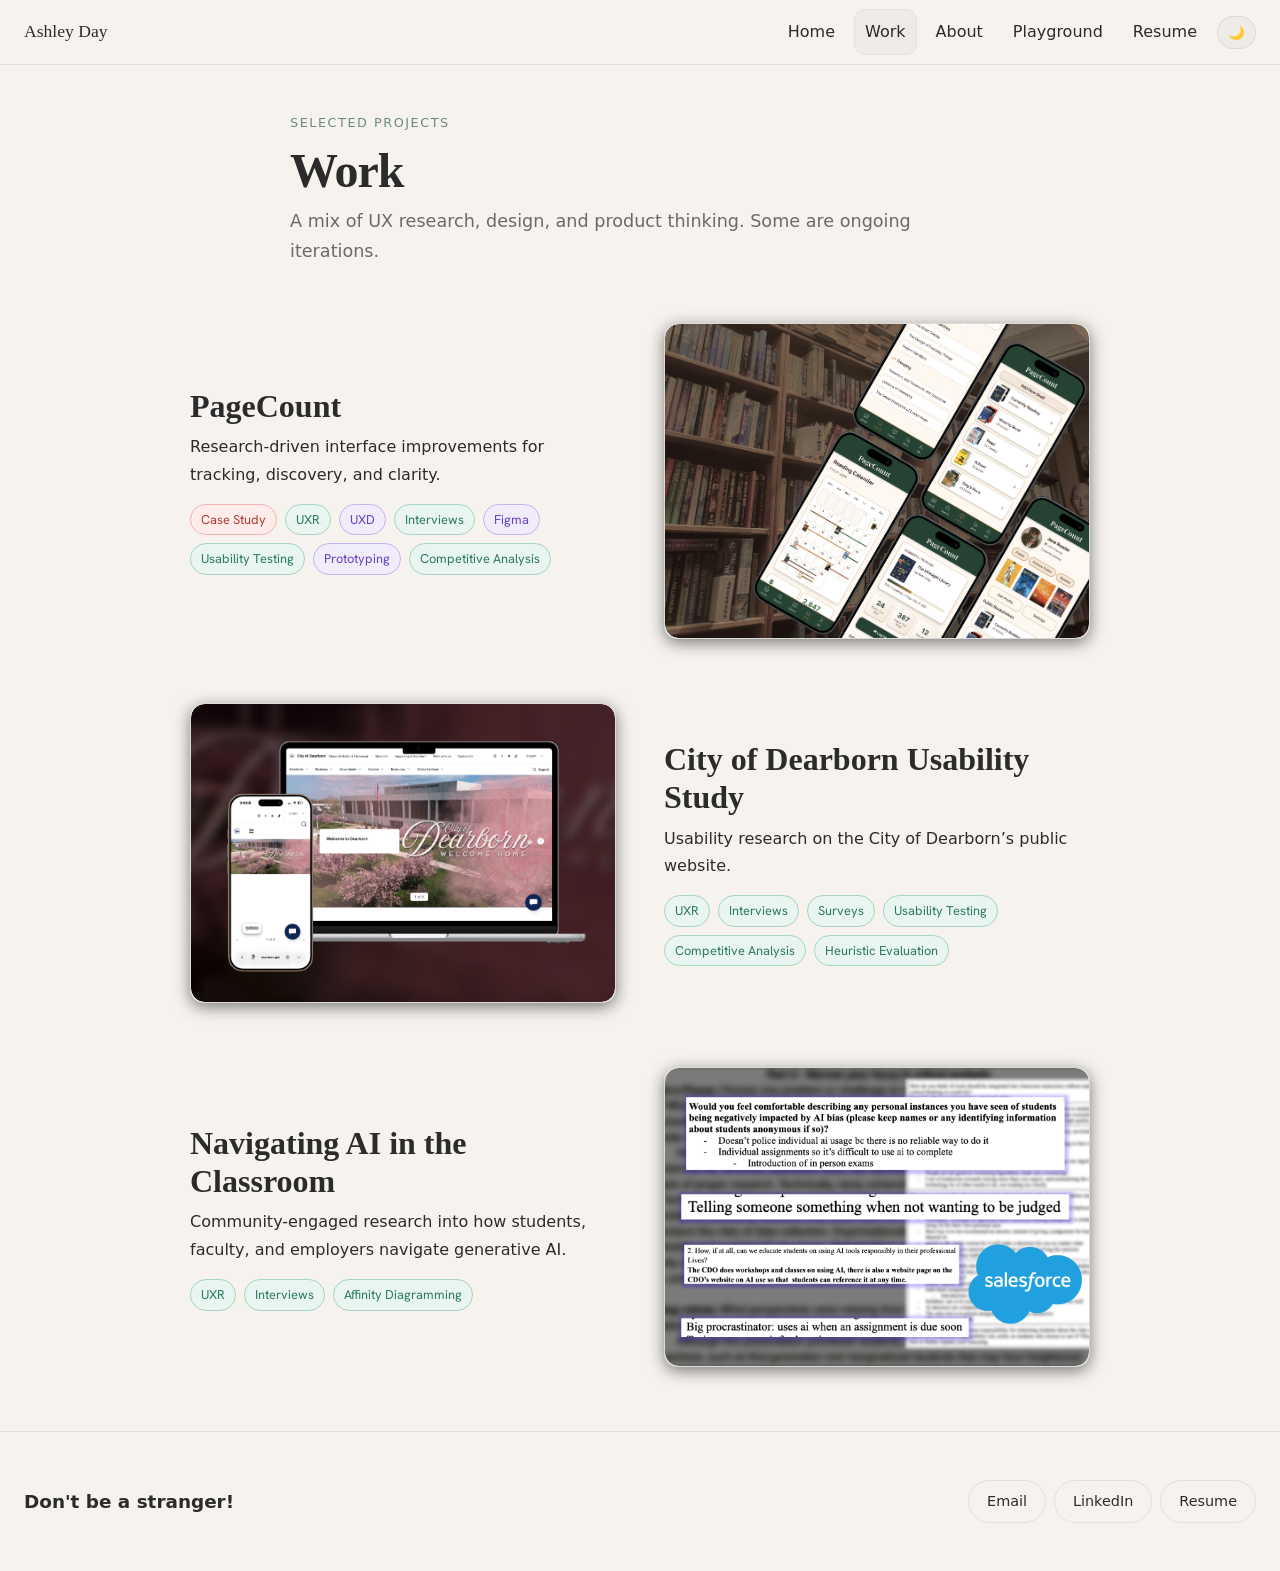
<file: projects/work.html>
<!doctype html>
<html lang="en" data-theme="light">

<head>
  <meta charset="utf-8" />
  <meta name="viewport" content="width=device-width, initial-scale=1" />
  <title>My Projects</title>
  <link rel="icon" type="image/png" href="../images/ui/favicon.png" />
  <link rel="stylesheet" href="../styles.css" />
</head>

<body class="page-transition">
  <a class="skip-link" href="#main">Skip to content</a>

  <header class="site-header">
    <nav class="nav container" aria-label="Primary">
      <a class="brand" href="../index.html">Ashley Day</a>
      <button class="hamburger" aria-label="Toggle menu" aria-expanded="false">
        <span></span><span></span><span></span>
      </button>
      <div class="nav-links">
        <a href="../index.html">Home</a>
        <a class="active" href="work.html">Work</a>
        <a href="../about.html">About</a>
        <a href="../playground.html">Playground</a>
        <a href="../Ashley Day Resume.pdf" target="_blank">Resume</a>
        <button class="theme-toggle" type="button" aria-label="Toggle dark mode">
          <span class="theme-toggle__icon" aria-hidden="true">🌙</span>
        </button>
      </div>
    </nav>
  </header>

  <main id="main" class="container">
    <header class="page-header reading">
      <p class="kicker">Selected projects</p>
      <h1>Work</h1>
      <p class="lede">A mix of UX research, design, and product thinking. Some are ongoing iterations.</p>
    </header>

    <section class="projects-grid">
      <div class="project-card">
        <div class="project-card__meta">
          <h2 class="project-card__title">PageCount</h2>
          <p class="project-card__desc">Research-driven interface improvements for tracking, discovery, and clarity.</p>
          <div class="tags">
            <span class="tag tag--casestudy">Case Study</span>
            <span class="tag tag--research">UXR</span>
            <span class="tag tag--design">UXD</span>
            <span class="tag tag--research">Interviews</span>
            <span class="tag tag--design">Figma</span>
            <span class="tag tag--research">Usability Testing</span>
            <span class="tag tag--design">Prototyping</span>
            <span class="tag tag--research">Competitive Analysis</span>
          </div>
        </div>
        <div class="project-card__thumb">
          <a href="pagecount.html"><img src="../images/work/thumbnails/pagecount.png" alt="PageCount thumbnail" /></a>
        </div>
      </div>

      <!-- <div class="project-card">
        <div class="project-card__meta">
          <h2 class="project-card__title">Blackwell’s Mobile Concept App</h2>
          <p class="project-card__desc">A mobile version of the Blackwell’s website.</p>
          <div class="tags">
            <span class="tag tag--design">UXD</span>
            <span class="tag tag--design">Figma</span>
          </div>
        </div>
        <div class="project-card__thumb"><a href="blackwells.html" class="project-card__thumb-link">Thumbnail</a></div>
      </div> -->

      <div class="project-card">
        <div class="project-card__meta">
          <h2 class="project-card__title">City of Dearborn Usability Study</h2>
          <p class="project-card__desc">Usability research on the City of Dearborn’s public website.</p>
          <div class="tags">
            <span class="tag tag--research">UXR</span>
            <span class="tag tag--research">Interviews</span>
            <span class="tag tag--research">Surveys</span>
            <span class="tag tag--research">Usability Testing</span>
            <span class="tag tag--research">Competitive Analysis</span>
            <span class="tag tag--research">Heuristic Evaluation</span>
          </div>
        </div>
        <div class="project-card__thumb"><a href="dearborn.html" class="project-card__thumb-link"><img
              src="../images/work/thumbnails/dearborn.png" alt="Dearborn thumbnail" /></a></div>
      </div>

      <div class="project-card">
        <div class="project-card__meta">
          <h2 class="project-card__title">Navigating AI in the Classroom</h2>
          <p class="project-card__desc">Community-engaged research into how students, faculty, and employers navigate
            generative AI.</p>
          <div class="tags">
            <span class="tag tag--research">UXR</span>
            <span class="tag tag--research">Interviews</span>
            <span class="tag tag--research">Affinity Diagramming</span>
          </div>
        </div>
        <div class="project-card__thumb"><a href="educloud.html" class="project-card__thumb-link"><img
              src="../images/work/thumbnails/educloud.png" alt="Navigating AI in the Classroom thumbnail" /></a></div>
      </div>
    </section>
  </main>

  <footer class="site-footer">
    <div class="container footer-inner">
      <div class="footer-cta">
        <p class="muted">Don't be a stranger!</p>
      </div>
      <div class="footer-links footer-links--styled">
        <a href="mailto:ashhday@umich.edu">Email</a>
        <a href="https://www.linkedin.com/in/ashleyhday/" target="_blank">LinkedIn</a>
        <a href="../Ashley Day Resume.pdf" target="_blank">Resume</a>
      </div>
    </div>
  </footer>

  <script src="../script.js"></script>
</body>

</html>
</file>
<file: styles.css>
@import url('https://fonts.googleapis.com/css2?family=Hanken+Grotesk:wght@400;500;600&display=swap');

/* ---------- Base + tokens ---------- */
:root {
  --bg: #f6f3ef;
  --text: #2b2b2b;
  --muted: #6d6a66;
  --card: rgba(0, 0, 0, 0.03);
  --border: rgba(0, 0, 0, 0.08);
  --accent: #6e8b7a;
  --accent-soft: #c48a8a;

  --space-xs: 4px;
  --space-sm: 8px;
  --space-base: 16px;
  --space-md: 24px;
  --space-lg: 32px;
  --space-xl: 48px;
  --space-xxl: 64px;

  --radius: 16px;
  --reading: 700px;
  --container: 1300px;
}

[data-theme="dark"] {
  --bg: #1e1e1e;
  --text: #e8e6e3;
  --muted: #b8b5b2;
  --card: rgba(255, 255, 255, 0.04);
  --border: rgba(255, 255, 255, 0.12);
  --accent: #8faf9d;
  --accent-soft: #d8a3a3;
}

/* ---------- Reset-ish ---------- */
* {
  box-sizing: border-box;
}

/* ---------- Page transitions ---------- */
.page-leaving {
  opacity: 0 !important;
  transition: opacity 0.15s ease !important;
}

.theme-transitioning *,
.theme-transitioning *::before,
.theme-transitioning *::after {
  transition: background-color 0.25s ease, color 0.25s ease,
    border-color 0.25s ease, outline-color 0.25s ease, filter 0.25s ease !important;
}

html,
body {
  height: 100%;
}

body {
  margin: 0;
  padding-top: 64px;
  background: var(--bg);
  color: var(--text);
  font-family: ui-sans-serif, system-ui, -apple-system, Segoe UI, Roboto, Arial, sans-serif;
  line-height: 1.7;
}

img {
  max-width: 100%;
  height: auto;
  display: block;
}

a {
  color: inherit;
  text-underline-offset: 0.2em;
}

a:hover {
  text-decoration-color: var(--accent);
}

/* specialized link on home hero */
.about-hero .univ-link {
  text-decoration: none;
  display: inline-block;
  margin-bottom: var(--space-sm);
  color: inherit;
  background: linear-gradient(to right, #00274c, #ffcb05) no-repeat left center;
  background-size: 0% 100%;
  border-radius: 3px;
  padding: 0 3px;
  transition: background-size 0.3s ease, color 0.3s ease;
}

.about-hero .univ-link:hover {
  background-size: 100% 100%;
  color: #fff;
}

.about-hero .univ-emoji {
  margin-left: var(--space-xs);
  color: inherit;
  /* don't change color on hover */
  vertical-align: middle;
}

.skip-link {
  position: absolute;
  left: -999px;
  top: 8px;
  background: var(--bg);
  border: 1px solid var(--border);
  padding: 8px 12px;
  border-radius: 10px;
}

.skip-link:focus {
  left: 8px;
  z-index: 10;
}

/* ---------- Layout ---------- */
.container {
  max-width: var(--container);
  margin: 0 auto;
  padding: 0 var(--space-md);
}

.reading {
  max-width: var(--reading);
  margin-inline: auto;
}

.section {
  margin-block: var(--space-xxl);
}

/* ---------- About ---------- */
.about-intro {
  max-width: 960px;
  margin-inline: auto;
  display: flex;
  align-items: flex-start;
  gap: var(--space-xl);
}

.about-photo {
  width: 295px;
  height: 330px;
  min-width: 295px;
  border-radius: 12px;
  object-fit: cover;
  object-position: center top;
  display: block;
  flex-shrink: 0;
}

@media (max-width: 640px) {
  .about-intro {
    flex-direction: column;
    align-items: center;
  }

  .about-photo {
    width: 100%;
    min-width: unset;
    max-width: 320px;
    height: 280px;
  }
}

.about-bio {
  padding-top: var(--space-xs);
  font-size: 0.92rem;
}

.tooltip-link {
  text-decoration: none;
  color: var(--accent);
  position: relative;
  background: linear-gradient(var(--accent), var(--accent)) no-repeat left center;
  background-size: 0% 100%;
  border-radius: 3px;
  padding: 0 2px;
  transition: background-size 0.25s ease, color 0.25s ease;
}

.tooltip-link:hover {
  background-size: 100% 100%;
  color: var(--bg);
}

.tooltip-link::after {
  content: attr(data-tooltip);
  position: absolute;
  bottom: calc(100% + 8px);
  left: 50%;
  transform: translateX(-50%);
  background: var(--text);
  color: var(--bg);
  font-size: 0.78rem;
  font-family: ui-sans-serif, system-ui, sans-serif;
  padding: 4px 10px;
  border-radius: 6px;
  white-space: nowrap;
  opacity: 0;
  pointer-events: none;
  transition: opacity 0.15s ease;
}

.tooltip-link:hover::after {
  opacity: 1;
}

.quote-grid {
  display: grid;
  gap: var(--space-md);
  grid-template-columns: 1fr;
}

@media (min-width: 600px) {
  .quote-grid {
    grid-template-columns: 1fr 1fr;
  }
}

@media (min-width: 1400px) {
  .quote-grid {
    grid-template-columns: repeat(4, 1fr);
  }
}

.quote p {
  font-style: italic;
  color: var(--muted);
  margin: 0 0 var(--space-sm) 0;
}

.quote cite {
  font-size: 0.85rem;
  color: var(--muted);
  font-style: normal;
}

.reading>h3 {
  margin-top: var(--space-lg);
}

.section:not(.reading)>h2 {
  white-space: nowrap;
}

/* ---------- Hero + page headers ---------- */
.about-hero {
  padding: var(--space-xxl) 0 var(--space-xl);
}

.hero-inner {
  display: flex;
  align-items: center;
  gap: 64px;
}

.hero-text {
  flex: 0 0 auto;
  width: 500px;
  min-width: 0;
  margin-left: var(--space-xl);
}

.hero-photo {
  flex: 2;
  min-width: 340px;
  display: flex;
  justify-content: center;
  align-items: center;
}

.hero-photo img {
  display: block;
  width: 100%;
  max-width: 480px;
  height: auto;
  border-radius: 8px;
}

@media (max-width: 767px) {
  .hero-inner {
    flex-direction: column-reverse;
  }

  .hero-photo img {
    max-width: 320px;
  }
}

.page-header {
  padding: var(--space-xl) 0 var(--space-lg);
}

.cta-row {
  display: flex;
  gap: var(--space-sm);
  flex-wrap: wrap;
}

/* ---------- Header / nav ---------- */
.site-header {
  position: fixed;
  top: 0;
  width: 100%;
  background: color-mix(in srgb, var(--bg) 92%, transparent);
  backdrop-filter: blur(10px);
  border-bottom: 1px solid var(--border);
  z-index: 5;
  transition: transform 0.3s ease;
}

.site-header.nav-hidden {
  transform: translateY(-100%);
}

.hamburger {
  display: none;
  flex-direction: column;
  justify-content: center;
  gap: 5px;
  background: none;
  border: none;
  cursor: pointer;
  padding: 8px;
  border-radius: 10px;
}

.hamburger span {
  display: block;
  width: 22px;
  height: 2px;
  background: var(--text);
  border-radius: 2px;
  transition: transform 0.25s ease, opacity 0.25s ease;
}

.hamburger.open span:nth-child(1) {
  transform: translateY(7px) rotate(45deg);
}

.hamburger.open span:nth-child(2) {
  opacity: 0;
  transform: scaleX(0);
}

.hamburger.open span:nth-child(3) {
  transform: translateY(-7px) rotate(-45deg);
}

@media (max-width: 768px) {
  .hamburger {
    display: flex;
  }

  .nav-links {
    display: none;
    position: absolute;
    top: 100%;
    left: 0;
    right: 0;
    flex-direction: column;
    align-items: flex-start;
    padding: 12px 16px 20px;
    background: color-mix(in srgb, var(--bg) 96%, transparent);
    backdrop-filter: blur(10px);
    border-bottom: 1px solid var(--border);
    gap: 4px;
  }

  .nav-links.open {
    display: flex;
  }

  .nav-links a {
    width: 100%;
    padding: 10px 12px;
  }

  .theme-toggle {
    margin-top: 4px;
  }
}

.nav {
  display: flex;
  align-items: center;
  justify-content: space-between;
  min-height: 64px;
}

.brand {
  font-family: ui-serif, Georgia, "Times New Roman", Times, serif;
  font-size: 1.1rem;
  text-decoration: none;
}

.nav-links {
  display: flex;
  gap: 10px;
  align-items: center;
}

.nav-links a {
  text-decoration: none;
  padding: 8px 10px;
  border-radius: 10px;
}

.nav-links a.active {
  outline: 1px solid var(--border);
  background: var(--card);
}

.theme-toggle {
  border: 1px solid var(--border);
  background: var(--card);
  border-radius: 999px;
  padding: 8px 10px;
  cursor: pointer;
}

/* ---------- Typography ---------- */
h1,
h2,
h3 {
  font-family: ui-serif, Georgia, "Times New Roman", Times, serif;
  line-height: 1.2;
  margin: 0 0 var(--space-sm) 0;
}

h1 {
  font-size: 3rem;
  letter-spacing: -0.02em;
}

h2 {
  font-size: 2rem;
  margin-top: var(--space-xl);
}

h3 {
  font-size: 1.2rem;
}

.kicker {
  letter-spacing: 0.12em;
  text-transform: uppercase;
  font-size: 0.8rem;
  color: var(--accent);
  margin: 0 0 var(--space-sm) 0;
}

.lede {
  font-size: 1.1rem;
  color: var(--muted);
  margin: 0 0 var(--space-md) 0;
}

/* ---------- Buttons ---------- */
.button {
  display: inline-block;
  padding: 10px 14px;
  border-radius: 999px;
  background: var(--text);
  color: var(--bg);
  text-decoration: none;
  border: 1px solid var(--text);
}

.button-ghost {
  background: transparent;
  color: var(--text);
  border: 1px solid var(--border);
}


/* ---------- Cards ---------- */
.cards {
  display: grid;
  gap: var(--space-md);
  grid-template-columns: 1fr;
  margin-top: var(--space-lg);
}

@media (min-width: 900px) {
  .cards {
    grid-template-columns: repeat(3, 1fr);
  }
}

.card {
  border: 1px solid var(--border);
  background: var(--card);
  border-radius: var(--radius);
  padding: var(--space-md);
}

.cards .card {
  border-left: 3px solid var(--accent);
}

.cards .card:hover {
  background: color-mix(in srgb, var(--accent) 6%, var(--bg));
  box-shadow: 0 4px 20px color-mix(in srgb, var(--accent) 12%, transparent);
}

.bullets {
  padding-left: 18px;
  margin: var(--space-sm) 0 0 0;
}

.bullets li {
  margin: 6px 0;
}


.section>h4 {
  font-weight: normal;
  font-style: italic;
  color: var(--muted);
  font-size: 1rem;
  margin: 0 0 var(--space-md) 0;
}

/* Card base */
.quote.card {
  position: relative;
  margin: 0;
  /* blockquote default margins */
  padding: 30px 28px 24px 34px;
  /* extra left padding for margin line */
  border-radius: 22px;

  /* vintage paper */
  background: color-mix(in srgb, #e8d5a3 18%, var(--bg));
  border: 1px solid color-mix(in srgb, #c4a97d 25%, transparent);

  /* soft lift */
  box-shadow:
    0 1px 0 rgba(0, 0, 0, .03),
    0 12px 30px rgba(0, 0, 0, .05);

  overflow: hidden;
}

/* Notebook margin rule */
.quote.card::before {
  content: "";
  position: absolute;
  left: 18px;
  top: 18px;
  bottom: 18px;
  width: 2px;
  border-radius: 2px;
  background: color-mix(in srgb, var(--accent) 35%, transparent);
  opacity: .9;
}

/* Bookish oversized opening quote mark */
.quote.card::after {
  position: absolute;
  top: -14px;
  right: 18px;
  font-family: ui-serif, Georgia, "Times New Roman", Times, serif;
  font-size: 92px;
  line-height: 1;
  color: color-mix(in srgb, var(--text) 6%, transparent);
  pointer-events: none;
}

/* Quote text */
.quote.card p {
  margin: 0;
  font-family: ui-serif, Georgia, "Times New Roman", Times, serif;
  font-style: italic;
  font-size: 1.05rem;
  line-height: 1.7;
  color: color-mix(in srgb, var(--text) 92%, transparent);
}

/* Citation = footnote */
.quote.card cite {
  display: block;
  margin-top: 16px;
  font-family: ui-sans-serif, system-ui, -apple-system, Segoe UI, Roboto, Arial, sans-serif;
  font-size: .9rem;
  color: var(--muted);
  font-style: normal;
  /* keep cite from being italic */
}

/* Keep book titles italic inside cite */
.quote.card cite em {
  font-style: italic;
}

/* Dark mode adjustments */
[data-theme="dark"] .quote.card {
  background: color-mix(in srgb, #6b5a3a 18%, var(--bg));
  border-color: rgba(255, 255, 255, .12);
  box-shadow:
    0 1px 0 rgba(255, 255, 255, .04),
    0 18px 40px rgba(0, 0, 0, .35);
}

[data-theme="dark"] .quote.card::after {
  color: rgba(255, 255, 255, .06);
}

[data-theme="dark"] .hero-photo img {
  filter: invert(1) sepia(0.15);
}


.quote.card cite em {
  text-decoration: underline;
  text-decoration-thickness: 1px;
  text-underline-offset: 3px;
  text-decoration-color: color-mix(in srgb, var(--accent) 35%, transparent);
}

/* ---------- Work grid ---------- */
.projects-grid {
  display: flex;
  flex-direction: column;
  gap: var(--space-xxl);
  margin-bottom: var(--space-xxl);
  max-width: 900px;
  margin-inline: auto;
}

.project-card {
  display: grid;
  grid-template-columns: 1fr 1fr;
  gap: var(--space-xl);
  padding: 0;
  border: none;
  background: transparent;
  text-decoration: none;
  align-items: center;
}

.project-card:nth-child(even) .project-card__thumb {
  order: -1;
}

.project-card__thumb a {
  display: block;
  width: 100%;
  height: 100%;
  border-radius: 14px;
  overflow: hidden;
  text-decoration: none;
  color: var(--muted);
  display: grid;
  place-items: center;
}

.project-card__thumb a img {
  width: 100%;
  height: 100%;
  object-fit: cover;
  display: block;
  border-radius: 14px;
  box-shadow: 0 8px 24px rgba(0, 0, 0, 0.15);
  transition: transform 0.25s ease, box-shadow 0.25s ease;
}

.project-card__thumb a:hover img {
  transform: scale(1.03);
  box-shadow: 0 14px 36px rgba(0, 0, 0, 0.22);
}

.project-card__thumb-link {
  width: 100%;
  height: 100%;
  display: grid;
  place-items: center;
  border-radius: 14px;
  transition: opacity 0.2s ease;
}

.project-card__thumb-link:hover {
  opacity: 0.75;
}

.project-card__meta {
  display: flex;
  flex-direction: column;
  gap: var(--space-sm);
}

.project-card__title {
  margin-top: 0;
  margin-bottom: 0;
}

.project-card__desc {
  margin: 0;
}

.project-card__thumb {
  border-radius: 14px;
  border: 1px solid var(--border);
  background: color-mix(in srgb, var(--accent) 5%, var(--bg));
  box-shadow: 0 4px 16px rgba(0, 0, 0, 0.50);
  min-height: 300px;
  display: grid;
  place-items: center;
  color: var(--muted);
  overflow: hidden;
}


@media (max-width: 640px) {
  .project-card {
    grid-template-columns: 1fr;
  }

  .project-card:nth-child(even) .project-card__thumb {
    order: 0;
  }
}

.tags {
  display: flex;
  flex-wrap: wrap;
  gap: 8px;
  margin-top: var(--space-sm);
}

.tag {
  font-family: 'Hanken Grotesk', sans-serif;
  font-size: 0.8rem;
  padding: 4px 10px;
  border-radius: 999px;
  border: 1.5px solid var(--border);
  color: var(--muted);
}

.tag-soft {
  border-color: color-mix(in srgb, var(--accent-soft) 35%, var(--border));
}

.tag--research {
  background: #e8f5f0;
  border-color: #a8d5c2;
  color: #2d7a5e;
}

.tag--design {
  background: #f0ecfa;
  border-color: #c4b3f0;
  color: #6942c4;
}

.tag--code {
  background: #e8f0fb;
  border-color: #a8c0ee;
  color: #2b5cb8;
}

.tag--status {
  background: #fef7e6;
  border-color: #f0d080;
  color: #a07010;
}

[data-theme="dark"] .tag--research {
  background: color-mix(in srgb, #2d7a5e 15%, transparent);
  border-color: color-mix(in srgb, #2d7a5e 40%, transparent);
  color: #6ecfaa;
}

[data-theme="dark"] .tag--design {
  background: color-mix(in srgb, #6942c4 15%, transparent);
  border-color: color-mix(in srgb, #6942c4 40%, transparent);
  color: #b49cf0;
}

[data-theme="dark"] .tag--code {
  background: color-mix(in srgb, #2b5cb8 15%, transparent);
  border-color: color-mix(in srgb, #2b5cb8 40%, transparent);
  color: #8eb4f0;
}

[data-theme="dark"] .tag--status {
  background: color-mix(in srgb, #a07010 15%, transparent);
  border-color: color-mix(in srgb, #a07010 40%, transparent);
  color: #e0b040;
}

.tag--casestudy {
  background: #fdecea;
  border-color: #f0b4ae;
  color: #b03a32;
}

[data-theme="dark"] .tag--casestudy {
  background: color-mix(in srgb, #b03a32 15%, transparent);
  border-color: color-mix(in srgb, #b03a32 40%, transparent);
  color: #e88880;
}

/* ---------- Syllabus ---------- */
.syllabus h2 {
  margin-bottom: var(--space-xs);
}

.syllabus-intro {
  font-style: italic;
  color: var(--muted);
  margin-bottom: var(--space-xl);
}

.syllabus-group {
  margin-bottom: var(--space-xl);
}

.syllabus-category {
  font-size: 0.72rem;
  font-weight: 700;
  letter-spacing: 0.1em;
  text-transform: uppercase;
  color: var(--muted);
  margin-bottom: var(--space-md);
  padding-bottom: var(--space-xs);
  border-bottom: 1px solid var(--border);
}

.syllabus-list {
  list-style: none;
  padding: 0;
  margin: 0;
  display: flex;
  flex-direction: column;
  gap: var(--space-md);
}

.syllabus-entry {
  display: flex;
  flex-direction: column;
  gap: 4px;
}

.syllabus-title {
  font-weight: 600;
  font-size: 0.95rem;
  margin: 0;
}

.syllabus-by {
  font-weight: 400;
  color: var(--muted);
}

.syllabus-note {
  font-style: italic;
  color: var(--muted);
  font-size: 0.88rem;
  margin: 0;
}

/* ---------- Favorite Things Board ---------- */
.fav-board {
  margin-bottom: var(--space-xxl);
}

.fav-board__header {
  display: flex;
  align-items: flex-end;
  justify-content: space-between;
  margin-bottom: var(--space-md);
  gap: var(--space-md);
}

.fav-board__header h2 {
  font-size: 1.1rem;
  margin: 0 0 2px;
}

.fav-board__subtitle {
  font-size: 0.8rem;
  color: var(--muted);
  font-style: italic;
  margin: 0;
}

.fav-board__toggle {
  font-size: 0.72rem;
  color: var(--muted);
  background: none;
  border: 1px solid var(--border);
  border-radius: 999px;
  padding: 4px 12px;
  cursor: pointer;
  white-space: nowrap;
  flex-shrink: 0;
  transition: color 0.2s ease, border-color 0.2s ease;
}

.fav-board__toggle:hover {
  color: var(--text);
  border-color: var(--text);
}

.fav-board__viewport {
  margin-inline: var(--space-md);
  overflow: hidden;
}

@media (min-width: 1080px) {
  .fav-board__viewport {
    margin-inline: var(--space-xl);
  }
}

.fav-board__canvas {
  position: relative;
  width: 100%;
  min-height: 600px;
  overflow: hidden;
  /* corkboard surface */
  background-color: #b5874a;
  background-image:
    url("data:image/svg+xml,%3Csvg xmlns='http://www.w3.org/2000/svg' width='4' height='4'%3E%3Crect width='4' height='4' fill='%23b5874a'/%3E%3Crect x='0' y='0' width='2' height='2' fill='%23c2944e' opacity='0.4'/%3E%3Crect x='2' y='2' width='2' height='2' fill='%23a87840' opacity='0.35'/%3E%3Crect x='1' y='2' width='1' height='1' fill='%23be9050' opacity='0.25'/%3E%3C/svg%3E"),
    radial-gradient(ellipse at 20% 80%, rgba(80, 45, 10, 0.25) 0%, transparent 55%),
    radial-gradient(ellipse at 80% 20%, rgba(60, 35, 8, 0.18) 0%, transparent 50%);
  /* frame border */
  border: 14px solid #5c3a1e;
  border-radius: 6px;
  outline: 3px solid #3a2010;
  box-shadow:
    0 0 0 1px #7a5030,
    8px 12px 32px rgba(0, 0, 0, 0.45),
    0 2px 6px rgba(0, 0, 0, 0.25);
}

.board-item {
  position: absolute;
  cursor: grab;
  user-select: none;
  animation: board-float var(--dur, 4s) ease-in-out infinite var(--delay, 0s);
}

.board-item:active {
  cursor: grabbing;
}

.board-item.is-dragging {
  animation: none;
  cursor: grabbing;
  z-index: 4;
}

.board-item.is-parked {
  animation: none;
  cursor: grab;
  transition: transform 0.3s ease;
}

.board-item img {
  display: block;
  width: var(--img-w, 92px);
  height: auto;
  pointer-events: none;
  filter: sepia(12%) saturate(0.88) brightness(0.97);
  box-shadow: 2px 4px 12px rgba(0, 0, 0, 0.35);
  transition: box-shadow 0.2s ease;
}

.board-item.is-dragging img {
  box-shadow: none;
}

.board-item--framed {
  background: #fdf8ef;
  padding: 6px 6px 22px;
  box-shadow: 2px 4px 12px rgba(0, 0, 0, 0.35);
  transition: box-shadow 0.2s ease;
}

.board-item--framed img {
  box-shadow: none;
  transition: none;
}

.board-item--flat img {
  box-shadow: none;
  transition: none;
}

.board-item--framed.is-dragging {
  box-shadow: none;
}

.fav-board__hint {
  font-size: 0.75rem;
  color: var(--muted);
  margin-top: var(--space-xs);
  font-style: italic;
  text-align: center;
}

.fav-board__canvas.no-motion .board-item {
  animation: none;
}

@keyframes board-float {

  0%,
  100% {
    transform: translateY(0px) rotate(var(--rot, 0deg));
  }

  50% {
    transform: translateY(-8px) rotate(var(--rot, 0deg));
  }
}

/* ---------- Corkboard: responsive image sizing ---------- */
@media (max-width: 1023px) {
  .board-item img {
    width: min(var(--img-w, 85px), 110px) !important;
  }

  .fav-board__hint,
  .fav-board__toggle {
    display: none;
  }
}

@media (max-width: 767px) {
  .board-item img {
    width: min(var(--img-w, 75px), 85px) !important;
  }
}

/* ---------- Playground ---------- */
.two-col {
  display: grid;
  grid-template-columns: 1fr;
  gap: var(--space-md);
}

@media (min-width: 900px) {
  .two-col {
    grid-template-columns: 1fr 1fr;
  }
}

.panel {
  border: 1px solid var(--border);
  background: var(--card);
  border-radius: var(--radius);
  padding: var(--space-md);
}

.list {
  margin: 0;
  padding-left: 18px;
}

.list li {
  margin: 8px 0;
}

.mini-grid {
  display: grid;
  grid-template-columns: 1fr;
  gap: var(--space-md);
}

@media (min-width: 900px) {
  .mini-grid {
    grid-template-columns: repeat(3, 1fr);
  }
}

.mini-card {
  border: 1px solid var(--border);
  background: var(--card);
  border-radius: var(--radius);
  padding: var(--space-md);
}

/* ---------- Case study meta ---------- */
.meta {
  display: grid;
  grid-template-columns: 1fr;
  gap: var(--space-md);
  margin: var(--space-lg) 0 0 0;
  padding: 0;
}

@media (min-width: 900px) {
  .meta {
    grid-template-columns: repeat(4, 1fr);
  }
}

.meta dt {
  font-size: 0.8rem;
  color: var(--muted);
  text-transform: uppercase;
  letter-spacing: 0.08em;
}

.meta dd {
  margin: 4px 0 0 0;
}

.img-block {
  margin-top: var(--space-md);
  border: 1px dashed var(--border);
  border-radius: var(--radius);
  min-height: 220px;
  display: grid;
  place-items: center;
  color: var(--muted);
}

/* ---------- Back link ---------- */
.back-link {
  display: inline-flex;
  align-items: center;
  gap: 6px;
  font-size: 0.85rem;
  color: var(--muted);
  text-decoration: none;
  padding: var(--space-xl) 0 0;
  margin-bottom: var(--space-sm);
  transition: color 0.2s ease;
}

.back-link:hover {
  color: var(--text);
  text-decoration: none;
}

/* ---------- Footer ---------- */
.site-footer {
  border-top: 1px solid var(--border);
  margin-top: var(--space-xxl);
  padding: var(--space-xl) 0;
}

/* ---------- Polaroid stack ---------- */
.polaroid-stack {
  position: relative;
  width: 760px;
  height: 470px;
  margin: var(--space-lg) auto var(--space-xl);
}

.polaroid {
  position: absolute;
  top: 20px;
  left: 50%;
  width: 310px;
  background: #fff;
  padding: 16px 16px 60px;
  box-shadow: 0 4px 20px rgba(0, 0, 0, 0.18);
  transition: transform 0.4s cubic-bezier(0.34, 1.4, 0.64, 1),
    box-shadow 0.3s ease, z-index 0s;
}

.polaroid img {
  display: block;
  width: 100%;
  aspect-ratio: 1 / 1;
  object-fit: cover;
}

.polaroid-caption {
  font-family: "Caveat", cursive;
  font-size: 1.05rem;
  font-weight: 400;
  text-align: center;
  color: #555;
  margin: 10px 0 0;
  line-height: 1.2;
}

.polaroid[data-slot="left"] {
  transform: translateX(calc(-50% - 140px)) rotate(-7deg);
  z-index: 1;
  cursor: pointer;
}

.polaroid[data-slot="center"] {
  transform: translateX(-50%) rotate(1.5deg);
  z-index: 3;
  cursor: default;
}

.polaroid[data-slot="right"] {
  transform: translateX(calc(-50% + 140px)) rotate(6deg);
  z-index: 2;
  cursor: pointer;
}

.polaroid[data-slot="left"]:hover,
.polaroid[data-slot="right"]:hover {
  box-shadow: 0 8px 32px rgba(0, 0, 0, 0.28);
}

/* Persona stack — no polaroid styling, bigger images, wider spread */
.polaroid-stack--plain {
  width: 100%;
  height: 720px;
  margin-bottom: var(--space-sm);
}

.polaroid-stack--plain .polaroid {
  width: 600px;
  background: none;
  padding: 0;
  box-shadow: 0 4px 24px rgba(0, 0, 0, 0.15);
}

.polaroid-stack--plain .polaroid img {
  aspect-ratio: auto;
  border-radius: 4px;
}

.polaroid-stack--plain .polaroid-caption {
  display: none;
}

.persona-stack-hint {
  font-size: 0.8rem;
  color: var(--muted);
  text-align: center;
  margin: 0 0 var(--space-lg);
}

.scenario-list {
  display: flex;
  flex-direction: column;
  gap: var(--space-md);
  margin-bottom: var(--space-xl);
}

.scenario h4 {
  font-size: 0.85rem;
  font-weight: 600;
  margin: 0 0 var(--space-xs);
}

.scenario p {
  margin: 0;
  font-size: 0.8rem;
  color: var(--muted);
}

.polaroid-stack--plain .polaroid[data-slot="left"] {
  transform: translateX(calc(-50% - 220px)) rotate(-4deg);
}

.polaroid-stack--plain .polaroid[data-slot="center"] {
  transform: translateX(-50%) rotate(0deg);
}

.polaroid-stack--plain .polaroid[data-slot="right"] {
  transform: translateX(calc(-50% + 220px)) rotate(4deg);
}

.polaroid-stack--plain .polaroid[data-slot="left"]:hover,
.polaroid-stack--plain .polaroid[data-slot="right"]:hover {
  box-shadow: 0 8px 32px rgba(0, 0, 0, 0.25);
}

.polaroid-stack--sm {
  height: 500px;
  margin-bottom: var(--space-xxl);
}

.polaroid-stack--sm .polaroid {
  width: 420px;
}

.polaroid-stack--sm .polaroid[data-slot="left"] {
  transform: translateX(calc(-50% - 130px)) rotate(-4deg);
}

.polaroid-stack--sm .polaroid[data-slot="center"] {
  transform: translateX(-50%) rotate(0deg);
}

.polaroid-stack--sm .polaroid[data-slot="right"] {
  transform: translateX(calc(-50% + 130px)) rotate(4deg);
}

.polaroid-stack--duo .polaroid[data-slot="left"] {
  transform: translateX(calc(-50% - 110px)) rotate(-4deg);
}

.polaroid-stack--duo .polaroid[data-slot="center"] {
  transform: translateX(calc(-50% + 110px)) rotate(2deg);
}

/* ---------- Design progression ---------- */
.design-progression {
  display: flex;
  align-items: center;
  gap: 16px;
  margin-bottom: var(--space-xl);
}

.design-progression__step {
  flex: 1;
  min-width: 0;
}

.design-progression__step img {
  width: 100%;
  height: 430px;
  object-fit: contain;
  border-radius: 8px;
  display: block;
  filter: drop-shadow(0 4px 16px rgba(0, 0, 0, 0.35));
}

[data-theme="dark"] .design-progression__step img {
  filter: none;
}

.design-progression__arrow {
  font-size: 1.8rem;
  color: var(--text);
  flex-shrink: 0;
  line-height: 1;
}

/* ---------- Prototype marquee ---------- */
.proto-scroll-controls {
  display: flex;
  justify-content: flex-end;
  margin-bottom: var(--space-sm);
}

.proto-scroll-btn {
  border: 1px solid var(--border);
  background: var(--card);
  border-radius: 999px;
  padding: 6px 14px;
  cursor: pointer;
  font-size: 0.8rem;
  color: var(--text);
}

.proto-scroll {
  overflow: hidden;
  margin-bottom: var(--space-xl);
}

.proto-scroll__track {
  display: flex;
  gap: 12px;
  width: max-content;
  animation: proto-marquee 50s linear infinite;
}

.proto-scroll__track img {
  height: 180px;
  width: auto;
  border-radius: 8px;
  display: block;
  flex-shrink: 0;
}

@keyframes proto-marquee {
  0% {
    transform: translateX(0);
  }

  100% {
    transform: translateX(-50%);
  }
}

.proto-scroll--paused {
  overflow: visible;
}

.proto-scroll--paused .proto-scroll__track {
  display: grid;
  grid-template-columns: repeat(6, 1fr);
  width: 100%;
  gap: 12px;
  animation: none;
  transform: none;
}

.proto-scroll--paused .proto-scroll__track .proto-dupe {
  display: none;
}

.proto-scroll--paused .proto-scroll__track img {
  height: auto;
  width: 100%;
}

.footer-inner {
  display: flex;
  justify-content: space-between;
  align-items: center;
  gap: var(--space-md);
  flex-wrap: wrap;
}

.footer-cta {
  display: flex;
  flex-direction: column;
  align-items: flex-start;
  gap: var(--space-sm);
}

.footer-cta p {
  margin: 0;
  font-size: 1.15rem;
  font-weight: 600;
  color: var(--text);
}

.footer-links--styled {
  display: flex;
  gap: var(--space-sm);
}

.footer-links--styled a {
  display: inline-block;
  padding: 8px 18px;
  border-radius: 999px;
  border: 1px solid var(--border);
  text-decoration: none;
  font-size: 0.9rem;
  transition: border-color 0.2s ease, background 0.2s ease, color 0.2s ease;
}

.footer-links--styled a:hover {
  border-color: var(--accent);
  background: color-mix(in srgb, var(--accent) 8%, transparent);
  color: var(--accent);
}

.muted {
  color: var(--muted);
}

/* ---------- Slideshow ---------- */
.slideshow-wrapper {
  width: 100%;
  max-width: 960px;
  margin: var(--space-xl) auto var(--space-xxl);
}

/* Scope design tokens for slide interiors so they don't leak into page */
.slide-viewport {
  width: 100%;
  aspect-ratio: 16 / 9;
  position: relative;
  overflow: hidden;
  border-radius: 12px;
  box-shadow: 0 24px 64px rgba(0, 0, 0, 0.18);

  --sl-dark: #1C1C1E;
  --sl-light: #F7F6F3;
  --sl-purple: #534AB7;
  --sl-purpleL: #EEEDFE;
  --sl-teal: #0F6E56;
  --sl-tealL: #E1F5EE;
  --sl-coral: #993C1D;
  --sl-coralL: #FAECE7;
  --sl-muted: #888780;
  --sl-card: #EFEFEB;
  --sl-blur1: #D3D1C7;
  --sl-blur2: #B4B2A9;
  --sl-serif: 'EB Garamond', Georgia, serif;
  --sl-sans: 'DM Sans', system-ui, sans-serif;
}

.slide {
  position: absolute;
  inset: 0;
  opacity: 0;
  pointer-events: none;
  transition: opacity 0.35s ease;
}

.slide.active {
  opacity: 1;
  pointer-events: auto;
}

.slide-title {
  background: var(--sl-dark);
  display: flex;
  align-items: flex-start;
  padding: 6% 7% 6% 9%;
}

.slide-title .accent-bar {
  position: absolute;
  left: 0;
  top: 0;
  bottom: 0;
  width: 3%;
  background: var(--sl-purple);
}

.slide-title .content {
  display: flex;
  flex-direction: column;
  justify-content: center;
  height: 100%;
  gap: 0;
}

.slide-title h1 {
  font-family: var(--sl-serif);
  font-size: clamp(2rem, 5.5vw, 3.6rem);
  font-weight: 700;
  color: #fff;
  line-height: 1.12;
  margin-bottom: 5%;
}

.slide-title .subtitle {
  font-size: clamp(0.6rem, 1.3vw, 0.85rem);
  color: var(--sl-muted);
  margin-bottom: 6%;
  letter-spacing: 0.01em;
}

.slide-title .meta {
  display: flex;
  flex-direction: column;
  gap: 0.3em;
}

.slide-title .meta-row {
  font-size: clamp(0.55rem, 1.1vw, 0.75rem);
  color: #666663;
}

.slide-title .meta-row strong {
  color: var(--sl-muted);
  font-weight: 500;
  margin-right: 0.4em;
}

.slide-content {
  background: var(--sl-light);
  padding: 3.5% 5%;
  display: flex;
  flex-direction: column;
}

.section-pill {
  display: inline-block;
  align-self: flex-start;
  font-size: clamp(0.5rem, 1vw, 0.65rem);
  font-weight: 500;
  padding: 0.3em 0.9em;
  border-radius: 4px;
  margin-bottom: 2.5%;
  letter-spacing: 0.04em;
}

.cols {
  display: grid;
  grid-template-columns: repeat(3, 1fr);
  gap: 3%;
  flex: 1;
}

.col {
  display: flex;
  flex-direction: column;
  gap: 0;
}

.doc-mock {
  background: var(--sl-card);
  border: 0.5px solid var(--sl-blur1);
  border-radius: 4px;
  padding: 8% 7%;
  flex: 0 0 auto;
  aspect-ratio: 3 / 2.6;
  display: flex;
  flex-direction: column;
  gap: 5px;
  overflow: hidden;
  margin-bottom: 4%;
}

.doc-line {
  height: 5px;
  border-radius: 2px;
  background: var(--sl-blur1);
}

.doc-line.dark {
  background: var(--sl-blur2);
}

.doc-line.highlight {
  position: relative;
  border-radius: 2px;
}

.doc-line .word {
  position: absolute;
  left: 0;
  top: 50%;
  transform: translateY(-50%);
  font-size: 6px;
  font-weight: 600;
  font-family: var(--sl-sans);
  white-space: nowrap;
  padding: 1px 4px;
  border-radius: 2px;
  letter-spacing: 0.02em;
}

.col-title {
  font-family: var(--sl-serif);
  font-size: clamp(0.75rem, 1.7vw, 1.1rem);
  font-weight: 700;
  color: var(--sl-dark);
  margin-bottom: 3%;
  line-height: 1.2;
}

.col-body {
  font-size: clamp(0.55rem, 1.1vw, 0.75rem);
  color: var(--sl-muted);
  line-height: 1.55;
}

.slideshow-controls {
  display: flex;
  align-items: center;
  justify-content: center;
  gap: 1.5rem;
  margin-top: 1.4rem;
}

.ss-nav-btn {
  background: var(--text);
  color: var(--bg);
  border: none;
  border-radius: 8px;
  width: 44px;
  height: 44px;
  cursor: pointer;
  font-size: 1.1rem;
  display: flex;
  align-items: center;
  justify-content: center;
  transition: opacity 0.18s, transform 0.12s;
}

.ss-nav-btn:hover {
  opacity: 0.7;
}

.ss-nav-btn:active {
  transform: scale(0.95);
}

.ss-nav-btn:disabled {
  opacity: 0.25;
  cursor: default;
}

.ss-nav-dots {
  display: flex;
  gap: 0.5rem;
  align-items: center;
}

.ss-nav-dot {
  width: 7px;
  height: 7px;
  border-radius: 50%;
  background: var(--border);
  border: 1px solid var(--border);
  cursor: pointer;
  padding: 0;
  transition: background 0.18s, transform 0.15s;
}

.ss-nav-dot.active {
  background: var(--text);
  border-color: var(--text);
  transform: scale(1.3);
}

.ss-slide-counter {
  font-size: 0.75rem;
  color: var(--muted);
  min-width: 3rem;
  text-align: center;
  font-variant-numeric: tabular-nums;
}

.case-meta {
  display: grid;
  grid-template-columns: repeat(3, 1fr);
  gap: var(--space-sm);
  margin-bottom: var(--space-xl);
}

.case-meta .card {
  border-left: 3px solid var(--accent);
}

@media (max-width: 600px) {
  .case-meta {
    grid-template-columns: 1fr;
  }
}

.case-section {
  margin-bottom: var(--space-xxl);
}

.case-section__label {
  padding-bottom: var(--space-xs);
  border-bottom: 1px solid var(--border);
  margin-bottom: var(--space-lg);
}

.case-grid {
  display: grid;
  grid-template-columns: repeat(3, 1fr);
  grid-template-rows: auto 1fr;
  column-gap: var(--space-xl);
  row-gap: 0;
  align-items: start;
}

.case-grid>div {
  display: grid;
  grid-row: span 2;
  grid-template-rows: subgrid;
  row-gap: var(--space-xs);
}

.case-grid h3 {
  font-size: 0.95rem;
  font-weight: 600;
  margin: 0;
}

.case-grid p,
.case-grid ul {
  font-size: 0.88rem;
  color: var(--muted);
  line-height: 1.65;
  margin: 0;
}

@media (max-width: 700px) {
  .case-grid {
    grid-template-columns: 1fr;
    grid-template-rows: unset;
  }

  .case-grid>div {
    grid-row: unset;
    grid-template-rows: unset;
  }
}

.case-img {
  display: block;
  width: 88%;
  height: auto;
  border-radius: 4px;
  margin: 0 auto var(--space-xl);
}

.case-img-placeholder {
  width: 100%;
  aspect-ratio: 16 / 7;
  background: var(--card);
  border: 1px dashed var(--border);
  border-radius: var(--radius);
  display: flex;
  align-items: center;
  justify-content: center;
  color: var(--muted);
  font-size: 0.78rem;
  letter-spacing: 0.04em;
  margin-bottom: var(--space-lg);
}

.challenge-cards {
  display: grid;
  grid-template-columns: repeat(3, 1fr);
  gap: var(--space-md);
  margin-bottom: var(--space-xl);
}

.challenge-card {
  border: 1px solid var(--border);
  border-radius: var(--radius);
  padding: var(--space-lg);
  background: var(--bg);
}

.challenge-card h3 {
  font-family: ui-serif, Georgia, "Times New Roman", Times, serif;
  font-size: 1.05rem;
  font-weight: 700;
  margin: 0 0 var(--space-sm);
}

.challenge-card p {
  font-size: 0.88rem;
  color: var(--muted);
  line-height: 1.65;
  margin: 0;
}

@media (max-width: 700px) {
  .challenge-cards {
    grid-template-columns: 1fr;
  }
}

.case-rows {
  display: flex;
  flex-direction: column;
}

.case-row {
  display: grid;
  grid-template-columns: 200px 1fr;
  gap: var(--space-lg);
  padding: var(--space-md) 0;
  border-bottom: 1px solid var(--border);
}

.case-row:last-child {
  border-bottom: none;
}

.case-row h3 {
  font-size: 0.95rem;
  font-weight: 600;
  margin: 0;
  padding-top: 2px;
}

.case-row p {
  font-size: 0.88rem;
  color: var(--muted);
  line-height: 1.65;
  margin: 0;
}

@media (max-width: 600px) {
  .case-row {
    grid-template-columns: 1fr;
    gap: var(--space-xs);
  }
}
</file>
